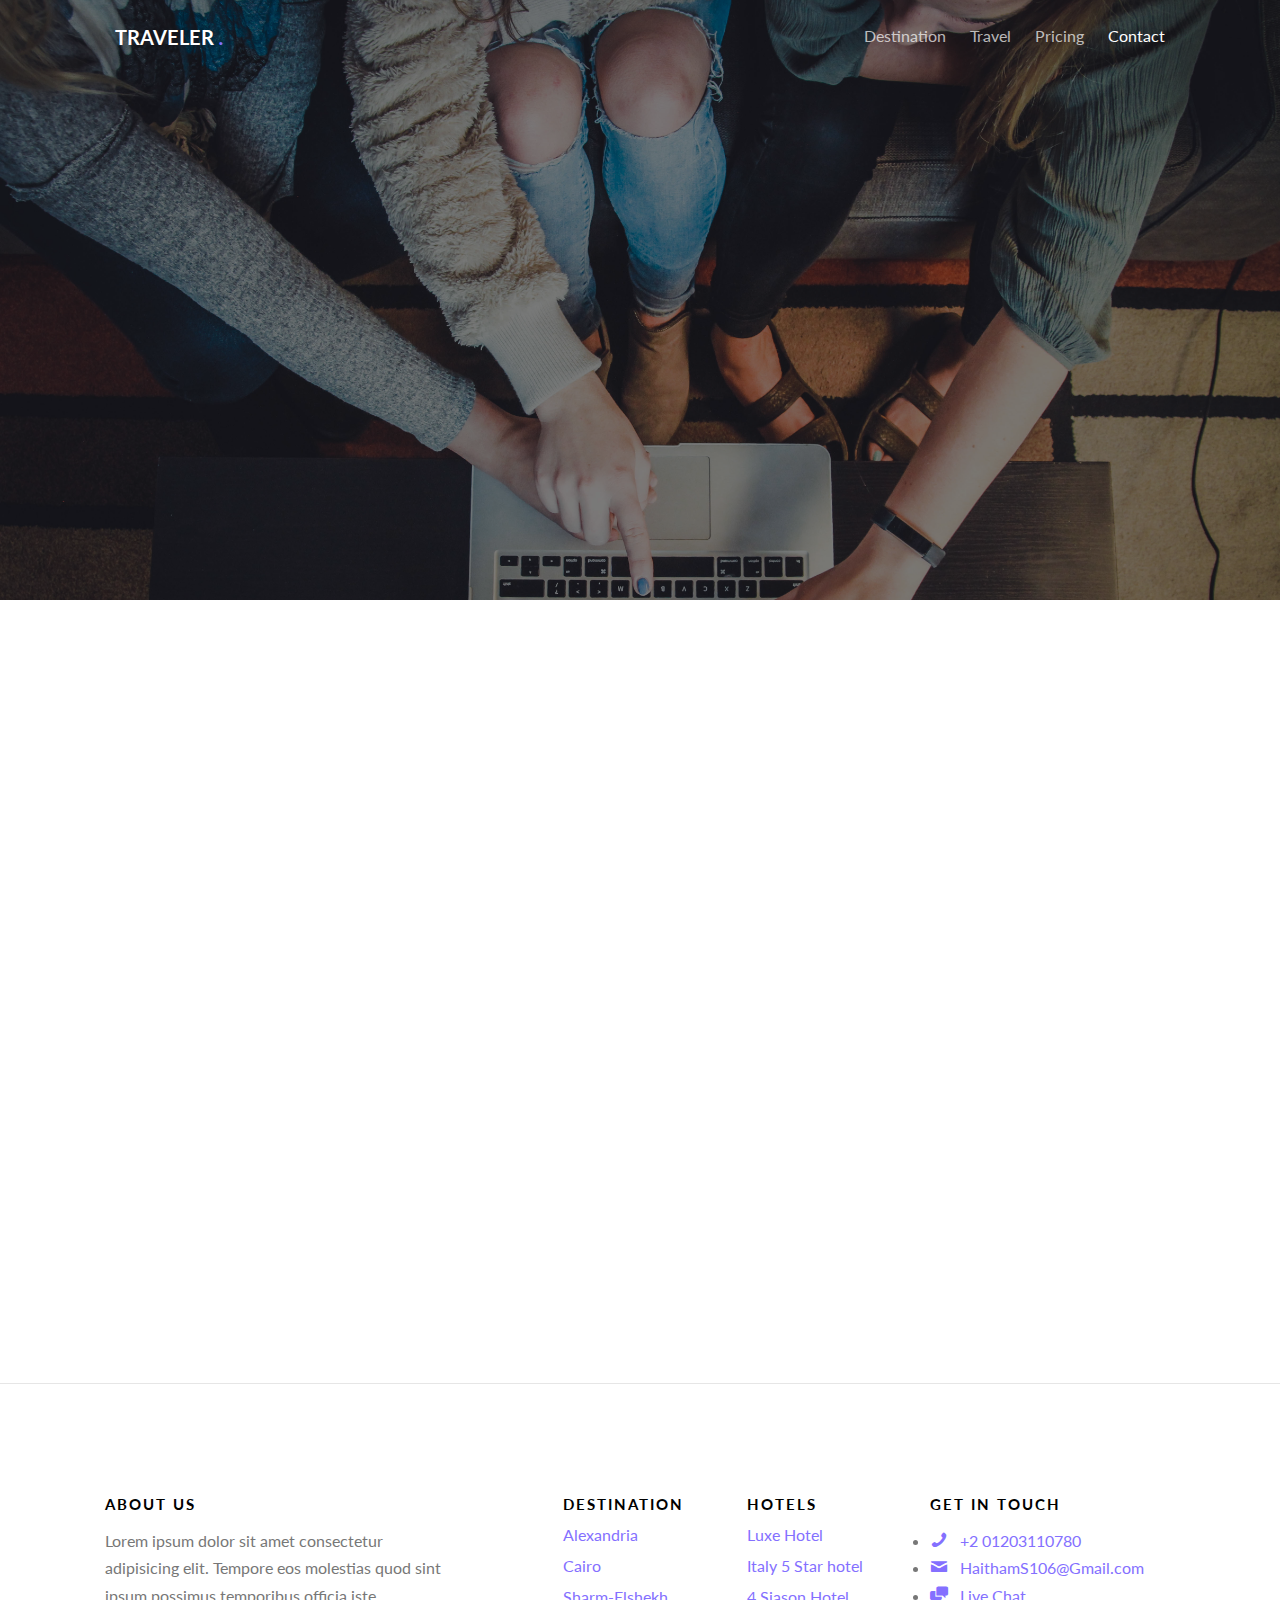
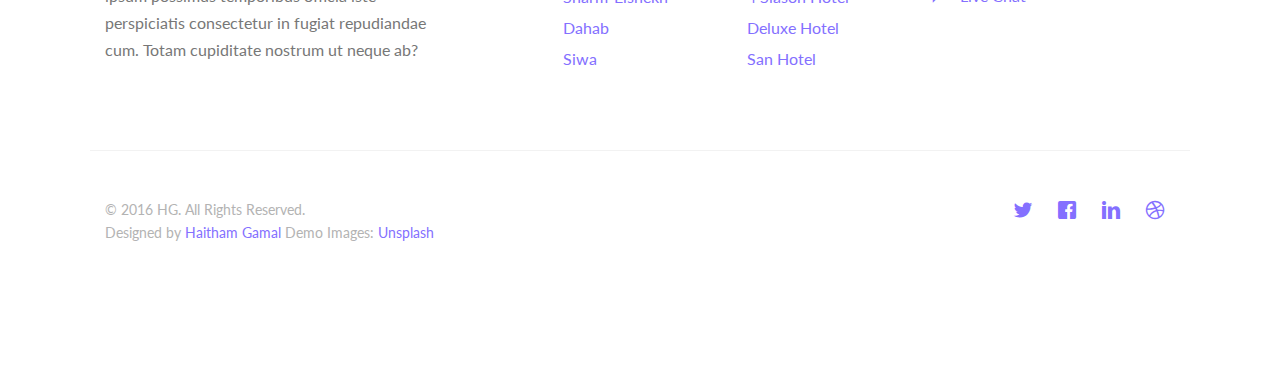
<file: contact.html>
<!DOCTYPE HTML>
<!--
	Aesthetic by gettemplates.co
	Twitter: http://twitter.com/gettemplateco
	URL: http://gettemplates.co
-->
<html>
	<head>
	<meta charset="utf-8">
	<meta http-equiv="X-UA-Compatible" content="IE=edge">
	<title>Traveler &mdash; Contact Us - HG</title>
	<meta name="viewport" content="width=device-width, initial-scale=1">
	<meta name="description" content="Free HTML5 Website Template by GetTemplates.co" />
	<meta name="keywords" content="free website templates, free html5, free template, free bootstrap, free website template, html5, css3, mobile first, responsive" />
	<meta name="author" content="GetTemplates.co" />

  	<!-- Facebook and Twitter integration -->
	<meta property="og:title" content=""/>
	<meta property="og:image" content=""/>
	<meta property="og:url" content=""/>
	<meta property="og:site_name" content=""/>
	<meta property="og:description" content=""/>
	<meta name="twitter:title" content="" />
	<meta name="twitter:image" content="" />
	<meta name="twitter:url" content="" />
	<meta name="twitter:card" content="" />

	<link href="https://fonts.googleapis.com/css?family=Lato:300,400,700" rel="stylesheet">
	
	<!-- Animate.css -->
	<link rel="stylesheet" href="css/animate.css">
	<!-- Icomoon Icon Fonts-->
	<link rel="stylesheet" href="css/icomoon.css">
	<!-- Themify Icons-->
	<link rel="stylesheet" href="css/themify-icons.css">
	<!-- Bootstrap  -->
	<link rel="stylesheet" href="css/bootstrap.css">

	<!-- Magnific Popup -->
	<link rel="stylesheet" href="css/magnific-popup.css">

	<!-- Magnific Popup -->
	<link rel="stylesheet" href="css/bootstrap-datepicker.min.css">

	<!-- Owl Carousel  -->
	<link rel="stylesheet" href="css/owl.carousel.min.css">
	<link rel="stylesheet" href="css/owl.theme.default.min.css">

	<!-- Theme style  -->
	<link rel="stylesheet" href="css/style.css">

	<!-- Modernizr JS -->
	<script src="js/modernizr-2.6.2.min.js"></script>
	<!-- FOR IE9 below -->
	<!--[if lt IE 9]>
	<script src="js/respond.min.js"></script>
	<![endif]-->

	</head>
	<body>
		
	<div class="gtco-loader"></div>
	
	<div id="page">

	
	<!-- <div class="page-inner"> -->
	<nav class="gtco-nav" role="navigation">
		<div class="gtco-container">
			
			<div class="row">
				<div class="col-sm-4 col-xs-12">
					<div id="gtco-logo"><a href="index.html">Traveler <em>.</em></a></div>
				</div>
				<div class="col-xs-8 text-right menu-1">
					<ul>
						<li><a href="destination.html">Destination</a></li>
						<li class="has-dropdown">
							<a href="#">Travel</a>
							<ul class="dropdown">
								<li><a href="#">Europe</a></li>
								<li><a href="#">Asia</a></li>
								<li><a href="#">America</a></li>
								<li><a href="#">Canada</a></li>
							</ul>
						</li>
						<li><a href="pricing.html">Pricing</a></li>
						<li class="active"><a href="contact.html">Contact</a></li>
					</ul>	
				</div>
			</div>
			
		</div>
	</nav>
	
	<header id="gtco-header" class="gtco-cover gtco-cover-sm" role="banner" style="background-image: url(images/contact.jpg)">
		<div class="overlay"></div>
		<div class="gtco-container">
			<div class="row">
				<div class="col-md-12 col-md-offset-0 text-left">
					<div class="row row-mt-15em">

						<div class="col-md-7 mt-text animate-box" data-animate-effect="fadeInUp">
							<span class="intro-text-small">Don't be shy</span>
							<h1>Get In Touch</h1>	
						</div>
						
					</div>
					
				</div>
			</div>
		</div>
	</header>
	
	
	<div class="gtco-section border-bottom">
		<div class="gtco-container">
			<div class="row">
				<div class="col-md-12">
					<div class="col-md-6 animate-box">
					<h3>Get In Touch</h3>
					<form action="#">
						<div class="row form-group">
							<div class="col-md-12">
								<label class="sr-only" for="name">Name</label>
								<input type="text" id="name" class="form-control" placeholder="Your firstname">
							</div>
							
						</div>

						<div class="row form-group">
							<div class="col-md-12">
								<label class="sr-only" for="email">Email</label>
								<input type="text" id="email" class="form-control" placeholder="Your email address">
							</div>
						</div>

						<div class="row form-group">
							<div class="col-md-12">
								<label class="sr-only" for="subject">Subject</label>
								<input type="text" id="subject" class="form-control" placeholder="Your subject of this message">
							</div>
						</div>

						<div class="row form-group">
							<div class="col-md-12">
								<label class="sr-only" for="message">Message</label>
								<textarea name="message" id="message" cols="30" rows="10" class="form-control" placeholder="Write us something"></textarea>
							</div>
						</div>
						<div class="form-group">
							<input type="submit" value="Send Message" class="btn btn-primary">
						</div>

					</form>		
				</div>
				<div class="col-md-5 col-md-push-1 animate-box">
					
					<div class="gtco-contact-info">
						<h3>Contact Information</h3>
						<ul>
							<li class="address"> 21th Street, Agamy<br>Alexandria, Egypt</li>
							<li class="phone"><a href="tel://+2 01203110780">+2 01203110780</a></li>
							<li class="email"><a href="haithams106@gmai.com">HaithamS106@gmai.com</a></li>
							<li class="url"><a href="">H&amp;G Development</a></li>
						</ul>
					</div>


				</div>
				</div>
			</div>
		</div>
	</div>
     
<!--  =============================================================================
    sTart Footer Section
=========================-->
        
        

	<footer id="gtco-footer" role="contentinfo">
		<div class="gtco-container">
			<div class="row row-p	b-md">
				<div class="col-md-4">
					<div class="gtco-widget">
						<h3>About Us</h3>
						<p>Lorem ipsum dolor sit amet consectetur adipisicing elit. Tempore eos molestias quod sint ipsum possimus temporibus officia iste perspiciatis consectetur in fugiat repudiandae cum. Totam cupiditate nostrum ut neque ab?</p>
					</div>
				</div>

				<div class="col-md-2 col-md-push-1">
					<div class="gtco-widget">
						<h3>Destination</h3>
						<ul class="gtco-footer-links">
							<li><a href="#">Alexandria</a></li>
							<li><a href="#">Cairo</a></li>
							<li><a href="#">Sharm-Elshekh</a></li>
							<li><a href="#">Dahab</a></li>
							<li><a href="#">Siwa</a></li>
						</ul>
					</div>
				</div>

				<div class="col-md-2 col-md-push-1">
					<div class="gtco-widget">
						<h3>Hotels</h3>
						<ul class="gtco-footer-links">
							<li><a href="#">Luxe Hotel</a></li>
							<li><a href="#">Italy 5 Star hotel</a></li>
							<li><a href="#">4 Siason Hotel</a></li>
							<li><a href="#">Deluxe Hotel</a></li>
							<li><a href="#">San Hotel</a></li>
						</ul>
					</div>
				</div>

				<div class="col-md-3 col-md-push-1">
					<div class="gtco-widget">
						<h3>Get In Touch</h3>
						<ul class="gtco-quick-contact">
				            <li><a href="#"><i class="icon-phone"></i> +2 01203110780</a></li>
                            <li><a href="#"><i class="icon-mail2"></i> HaithamS106@Gmail.com</a></li>
				            <li><a href="#"><i class="icon-chat"></i> Live Chat</a></li>
						</ul>
					</div>
				</div>

			</div>

            
			<div class="row copyright">
				<div class="col-md-12">
					<p class="pull-left">
						<small class="block">&copy; 2016 HG. All Rights Reserved.</small> 
						<small class="block">Designed by <a href="http://linkedin/Haitham Gamal.com/" target="_blank">Haitham Gamal</a> Demo Images: <a href="http://unsplash.com/" target="_blank">Unsplash</a></small>
					</p>
					<p class="pull-right">
						<ul class="gtco-social-icons pull-right">
							<li><a href="#"><i class="icon-twitter"></i></a></li>
							<li><a href="#"><i class="icon-facebook"></i></a></li>
							<li><a href="#"><i class="icon-linkedin"></i></a></li>
							<li><a href="#"><i class="icon-dribbble"></i></a></li>
						</ul>
					</p>
				</div>
			</div>
        
	</footer>	<!-- </div> -->

	</div>

	<div class="gototop js-top">
		<a href="#" class="js-gotop"><i class="icon-arrow-up"></i></a>
	</div>
	
	<!-- jQuery -->
	<script src="js/jquery.min.js"></script>
	<!-- jQuery Easing -->
	<script src="js/jquery.easing.1.3.js"></script>
	<!-- Bootstrap -->
	<script src="js/bootstrap.min.js"></script>
	<!-- Waypoints -->
	<script src="js/jquery.waypoints.min.js"></script>
	<!-- Carousel -->
	<script src="js/owl.carousel.min.js"></script>
	<!-- countTo -->
	<script src="js/jquery.countTo.js"></script>

	<!-- Stellar Parallax -->
	<script src="js/jquery.stellar.min.js"></script>

	<!-- Magnific Popup -->
	<script src="js/jquery.magnific-popup.min.js"></script>
	<script src="js/magnific-popup-options.js"></script>
	
	<!-- Datepicker -->
	<script src="js/bootstrap-datepicker.min.js"></script>
	

	<!-- Main -->
	<script src="js/main.js"></script>

	</body>
</html>
</file>
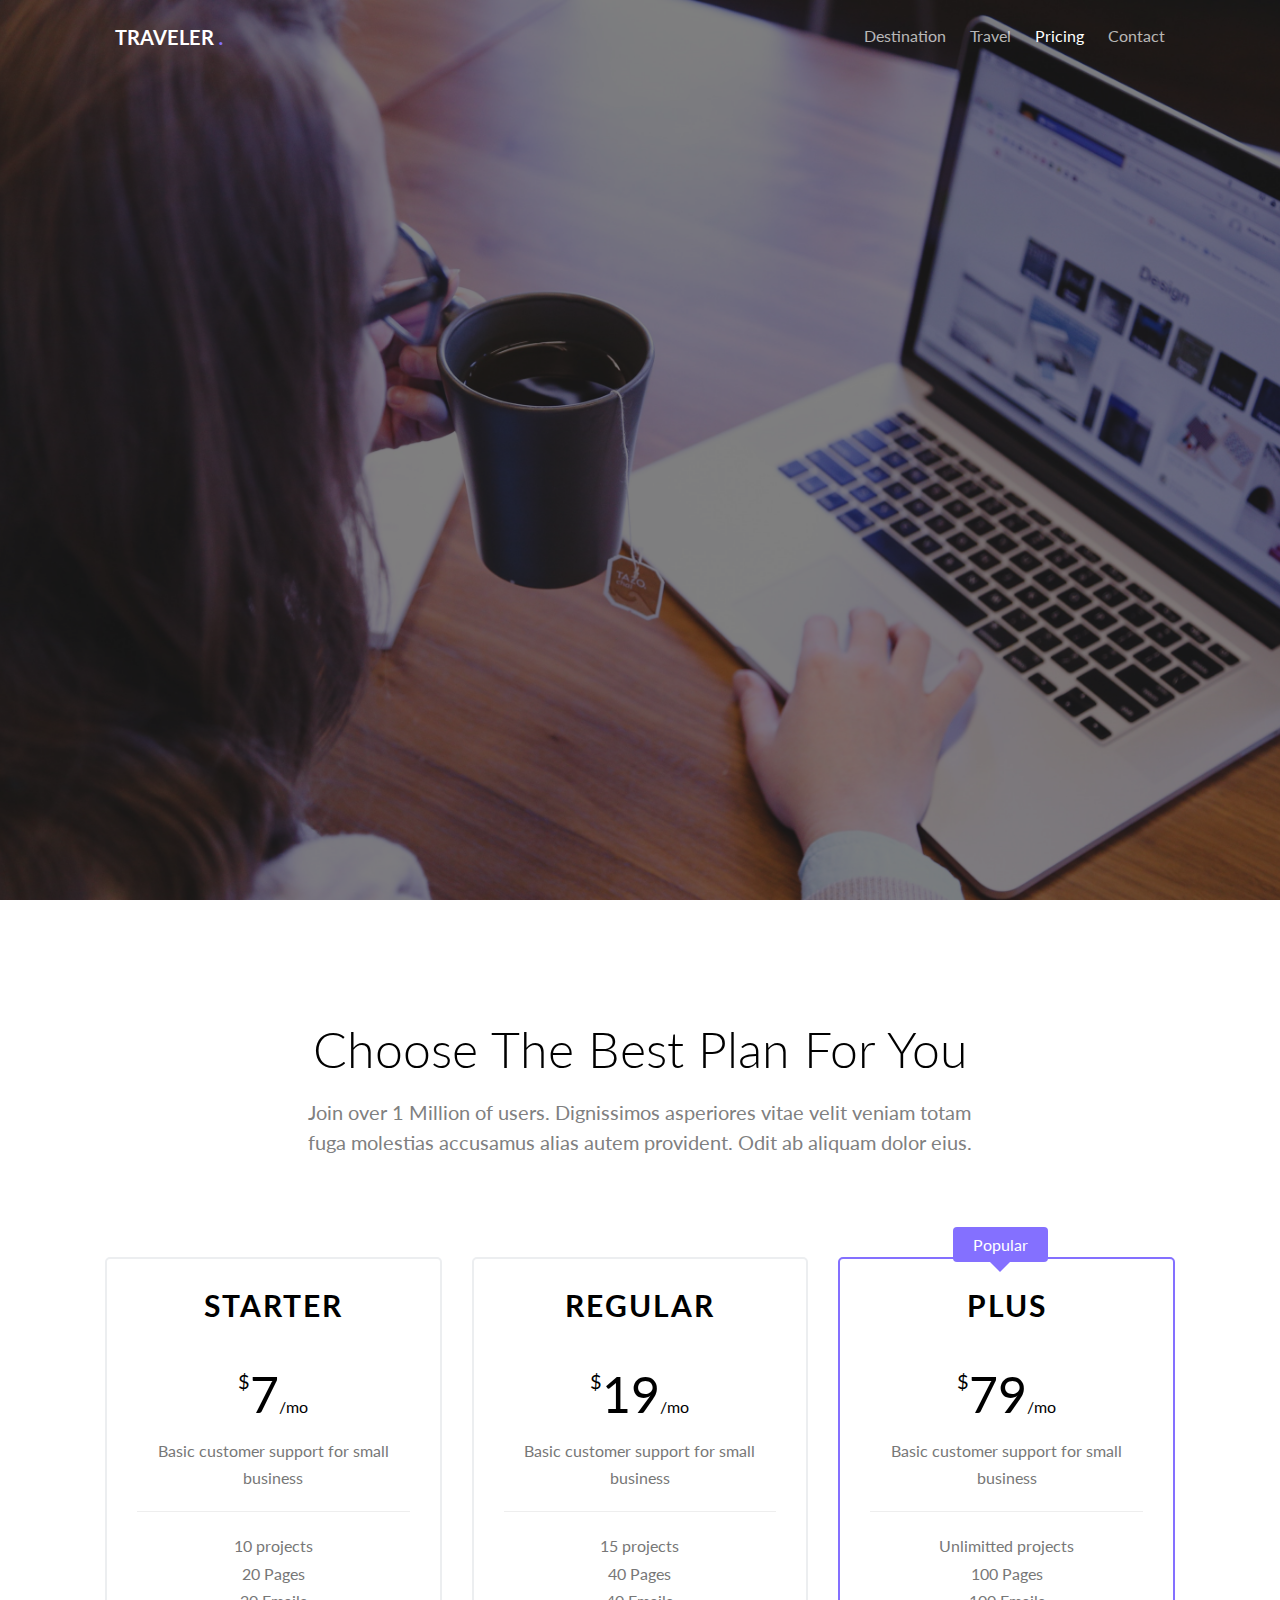
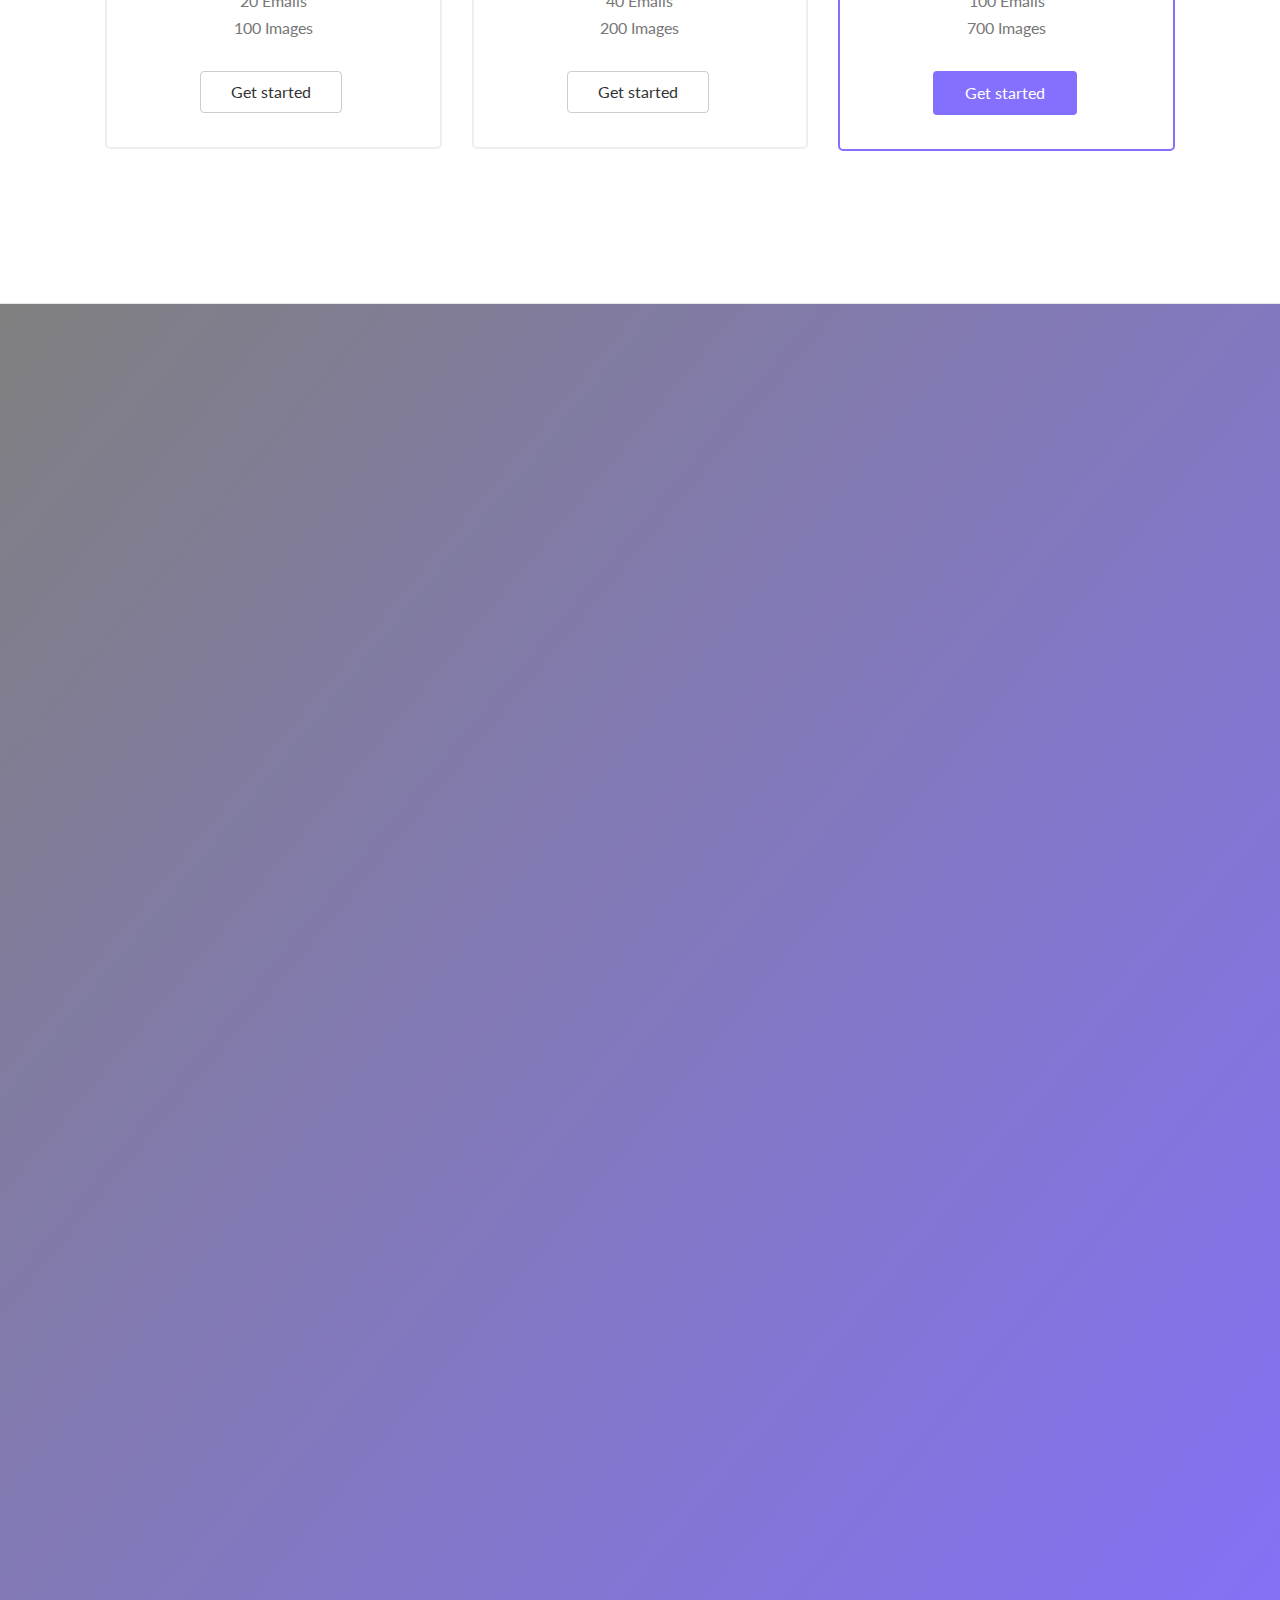
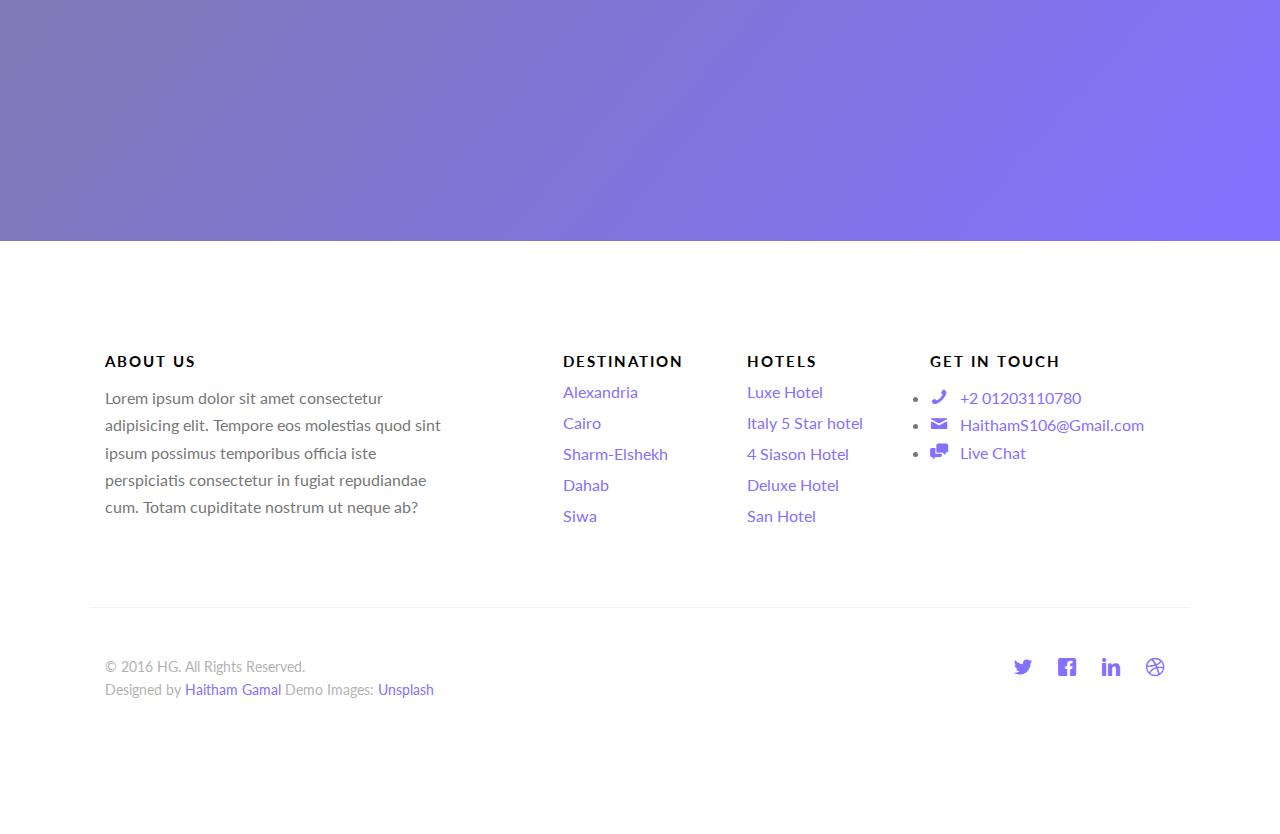
<file: pricing.html>
<!DOCTYPE HTML>
<!--
	Aesthetic by gettemplates.co
	Twitter: http://twitter.com/gettemplateco
	URL: http://gettemplates.co
-->
<html>
	<head>
	<meta charset="utf-8">
	<meta http-equiv="X-UA-Compatible" content="IE=edge">
	<title>Traveler &mdash; Pricing - HG</title>
	<meta name="viewport" content="width=device-width, initial-scale=1">
	<meta name="description" content="Free HTML5 Website Template by GetTemplates.co" />
	<meta name="keywords" content="free website templates, free html5, free template, free bootstrap, free website template, html5, css3, mobile first, responsive" />
	<meta name="author" content="GetTemplates.co" />

  	<!-- Facebook and Twitter integration -->
	<meta property="og:title" content=""/>
	<meta property="og:image" content=""/>
	<meta property="og:url" content=""/>
	<meta property="og:site_name" content=""/>
	<meta property="og:description" content=""/>
	<meta name="twitter:title" content="" />
	<meta name="twitter:image" content="" />
	<meta name="twitter:url" content="" />
	<meta name="twitter:card" content="" />

	<link href="https://fonts.googleapis.com/css?family=Lato:300,400,700" rel="stylesheet">
	
	<!-- Animate.css -->
	<link rel="stylesheet" href="css/animate.css">
	<!-- Icomoon Icon Fonts-->
	<link rel="stylesheet" href="css/icomoon.css">
	<!-- Themify Icons-->
	<link rel="stylesheet" href="css/themify-icons.css">
	<!-- Bootstrap  -->
	<link rel="stylesheet" href="css/bootstrap.css">

	<!-- Magnific Popup -->
	<link rel="stylesheet" href="css/magnific-popup.css">

	<!-- Magnific Popup -->
	<link rel="stylesheet" href="css/bootstrap-datepicker.min.css">

	<!-- Owl Carousel  -->
	<link rel="stylesheet" href="css/owl.carousel.min.css">
	<link rel="stylesheet" href="css/owl.theme.default.min.css">

	<!-- Theme style  -->
	<link rel="stylesheet" href="css/style.css">

	<!-- Modernizr JS -->
	<script src="js/modernizr-2.6.2.min.js"></script>
	<!-- FOR IE9 below -->
	<!--[if lt IE 9]>
	<script src="js/respond.min.js"></script>
	<![endif]-->

	</head>
	<body>
		
	<div class="gtco-loader"></div>
	
	<div id="page">

	
	<!-- <div class="page-inner"> -->
	<nav class="gtco-nav" role="navigation">
		<div class="gtco-container">
			
			<div class="row">
				<div class="col-sm-4 col-xs-12">
					<div id="gtco-logo"><a href="index.html">Traveler <em>.</em></a></div>
				</div>
				<div class="col-xs-8 text-right menu-1">
					<ul>
						<li><a href="destination.html">Destination</a></li>
						<li class="has-dropdown">
							<a href="#">Travel</a>
							<ul class="dropdown">
								<li><a href="#">Europe</a></li>
								<li><a href="#">Asia</a></li>
								<li><a href="#">America</a></li>
								<li><a href="#">Canada</a></li>
							</ul>
						</li>
						<li class="active"><a href="pricing.html">Pricing</a></li>
						<li><a href="contact.html">Contact</a></li>
					</ul>	
				</div>
			</div>
			
		</div>
	</nav>
	
	<header id="gtco-header" class="gtco-cover" role="banner" style="background-image: url(images/price2.jpg)" "background-size: cover" >
		<div class="overlay"></div>
		<div class="gtco-container">
			<div class="row">
				<div class="col-md-12 col-md-offset-0 text-center">
					<div class="row row-mt-15em">

						<div class="col-md-12 mt-text animate-box" data-animate-effect="fadeInUp">
							<h1>Plans for Everyone</h1>	
						</div>
						
					</div>
					
				</div>
			</div>
		</div>
	</header>
	
	
	
	<div class="gtco-section border-bottom">
		<div class="gtco-container">
			<div class="row">
				<div class="col-md-8 col-md-offset-2 text-center gtco-heading">
					<h2>Choose The Best Plan For You</h2>
					<p>Join over 1 Million of users. Dignissimos asperiores vitae velit veniam totam fuga molestias accusamus alias autem provident. Odit ab aliquam dolor eius.</p>
				</div>
			</div>
			<div class="row">
				<div class="col-md-4">
					<div class="price-box">
						<h2 class="pricing-plan">Starter</h2>
						<div class="price"><sup class="currency">$</sup>7<small>/mo</small></div>
						<p>Basic customer support for small business</p>
						<hr>
						<ul class="pricing-info">
							<li>10 projects</li>
							<li>20 Pages</li>
							<li>20 Emails</li>
							<li>100 Images</li>
						</ul>
						<a href="#" class="btn btn-default btn-sm">Get started</a>
					</div>
				</div>
				<div class="col-md-4">
					<div class="price-box">
						<h2 class="pricing-plan">Regular</h2>
						<div class="price"><sup class="currency">$</sup>19<small>/mo</small></div>
						<p>Basic customer support for small business</p>
						<hr>
						<ul class="pricing-info">
							<li>15 projects</li>
							<li>40 Pages</li>
							<li>40 Emails</li>
							<li>200 Images</li>
						</ul>
						<a href="#" class="btn btn-default btn-sm">Get started</a>
					</div>
				</div>
				<div class="col-md-4">
					<div class="price-box popular">
						<div class="popular-text">Popular</div>
						<h2 class="pricing-plan">Plus</h2>
						<div class="price"><sup class="currency">$</sup>79<small>/mo</small></div>
						<p>Basic customer support for small business</p>
						<hr>
						<ul class="pricing-info">
							<li>Unlimitted projects</li>
							<li>100 Pages</li>
							<li>100 Emails</li>
							<li>700 Images</li>
						</ul>
						<a href="#" class="btn btn-primary btn-sm">Get started</a>
					</div>
				</div>
			</div>
		</div>
	</div>

        
        
        
	<div class="gtco-section-ask ">
		<div class="gtco-container">
			<div class="row">
				<div class="col-md-8 col-md-offset-2 text-center gtco-heading animate-box">
					<h2>Frequently Ask Questions</h2>
					<p>Dignissimos asperiores vitae velit veniam totam fuga molestias accusamus alias autem provident. Odit ab aliquam dolor eius.</p>
				</div>
			</div>
			<div class="row">
				<div class="col-md-8 col-md-offset-2">
					<ul class="fh5co-faq-list">
						<li class="animate-box">
							<h2>What is Traveler?</h2>
							<p>Far far away, behind the word mountains, far from the countries Vokalia and Consonantia, there live the blind texts. Separated they live in Bookmarksgrove right at the coast of the Semantics, a large language ocean.</p>
						</li>
						<li class="animate-box">
							<h2>What language are available?</h2>
							<p>Far far away, behind the word mountains, far from the countries Vokalia and Consonantia, there live the blind texts. Separated they live in Bookmarksgrove right at the coast of the Semantics, a large language ocean.</p>
						</li>
						<li class="animate-box">
							<h2>I have technical problem, who do I email?</h2>
							<p>Far far away, behind the word mountains, far from the countries Vokalia and Consonantia, there live the blind texts. Separated they live in Bookmarksgrove right at the coast of the Semantics, a large language ocean.</p>
						</li>
						<li class="animate-box">
							<h2>Can I have a username that is already taken?</h2>
							<p>Far far away, behind the word mountains, far from the countries Vokalia and Consonantia, there live the blind texts. Separated they live in Bookmarksgrove right at the coast of the Semantics, a large language ocean.</p>
						</li>
						<li class="animate-box">
							<h2>How do I use Traveler features?</h2>
							<p>Far far away, behind the word mountains, far from the countries Vokalia and Consonantia, there live the blind texts. Separated they live in Bookmarksgrove right at the coast of the Semantics, a large language ocean.</p>
						</li>
						<li class="animate-box">
							<h2>Is Traveler free??</h2>
							<p>Far far away, behind the word mountains, far from the countries Vokalia and Consonantia, there live the blind texts. Separated they live in Bookmarksgrove right at the coast of the Semantics, a large language ocean.</p>
						</li>
					</ul>
				</div>
			</div>
		</div>
	</div>

	
     
<!--  =============================================================================
    sTart Footer Section
=========================-->
        
        

	<footer id="gtco-footer" role="contentinfo">
		<div class="gtco-container">
			<div class="row row-p	b-md">
				<div class="col-md-4">
					<div class="gtco-widget">
						<h3>About Us</h3>
						<p>Lorem ipsum dolor sit amet consectetur adipisicing elit. Tempore eos molestias quod sint ipsum possimus temporibus officia iste perspiciatis consectetur in fugiat repudiandae cum. Totam cupiditate nostrum ut neque ab?</p>
					</div>
				</div>

				<div class="col-md-2 col-md-push-1">
					<div class="gtco-widget">
						<h3>Destination</h3>
						<ul class="gtco-footer-links">
							<li><a href="#">Alexandria</a></li>
							<li><a href="#">Cairo</a></li>
							<li><a href="#">Sharm-Elshekh</a></li>
							<li><a href="#">Dahab</a></li>
							<li><a href="#">Siwa</a></li>
						</ul>
					</div>
				</div>

				<div class="col-md-2 col-md-push-1">
					<div class="gtco-widget">
						<h3>Hotels</h3>
						<ul class="gtco-footer-links">
							<li><a href="#">Luxe Hotel</a></li>
							<li><a href="#">Italy 5 Star hotel</a></li>
							<li><a href="#">4 Siason Hotel</a></li>
							<li><a href="#">Deluxe Hotel</a></li>
							<li><a href="#">San Hotel</a></li>
						</ul>
					</div>
				</div>

				<div class="col-md-3 col-md-push-1">
					<div class="gtco-widget">
						<h3>Get In Touch</h3>
						<ul class="gtco-quick-contact">
				            <li><a href="#"><i class="icon-phone"></i> +2 01203110780</a></li>
                            <li><a href="#"><i class="icon-mail2"></i> HaithamS106@Gmail.com</a></li>
				            <li><a href="#"><i class="icon-chat"></i> Live Chat</a></li>
						</ul>
					</div>
				</div>

			</div>

            
			<div class="row copyright">
				<div class="col-md-12">
					<p class="pull-left">
						<small class="block">&copy; 2016 HG. All Rights Reserved.</small> 
						<small class="block">Designed by <a href="http://linkedin/Haitham Gamal.com/" target="_blank">Haitham Gamal</a> Demo Images: <a href="http://unsplash.com/" target="_blank">Unsplash</a></small>
					</p>
					<p class="pull-right">
						<ul class="gtco-social-icons pull-right">
							<li><a href="#"><i class="icon-twitter"></i></a></li>
							<li><a href="#"><i class="icon-facebook"></i></a></li>
							<li><a href="#"><i class="icon-linkedin"></i></a></li>
							<li><a href="#"><i class="icon-dribbble"></i></a></li>
						</ul>
					</p>
				</div>
			</div>
        
	</footer>

	</div>

	<div class="gototop js-top">
		<a href="#" class="js-gotop"><i class="icon-arrow-up"></i></a>
	</div>
	
	<!-- jQuery -->
	<script src="js/jquery.min.js"></script>
	<!-- jQuery Easing -->
	<script src="js/jquery.easing.1.3.js"></script>
	<!-- Bootstrap -->
	<script src="js/bootstrap.min.js"></script>
	<!-- Waypoints -->
	<script src="js/jquery.waypoints.min.js"></script>
	<!-- Carousel -->
	<script src="js/owl.carousel.min.js"></script>
	<!-- countTo -->
	<script src="js/jquery.countTo.js"></script>

	<!-- Stellar Parallax -->
	<script src="js/jquery.stellar.min.js"></script>

	<!-- Magnific Popup -->
	<script src="js/jquery.magnific-popup.min.js"></script>
	<script src="js/magnific-popup-options.js"></script>
	
	<!-- Datepicker -->
	<script src="js/bootstrap-datepicker.min.js"></script>
	

	<!-- Main -->
	<script src="js/main.js"></script>

	</body>
</html>
</file>
<file: css/icomoon.css>
@font-face {
  font-family: 'icomoon';
  src:  url('../fonts/icomoon/icomoon.eot?6iuir');
  src:  url('../fonts/icomoon/icomoon.eot?6iuir#iefix') format('embedded-opentype'),
    url('../fonts/icomoon/icomoon.ttf?6iuir') format('truetype'),
    url('../fonts/icomoon/icomoon.woff?6iuir') format('woff'),
    url('../fonts/icomoon/icomoon.svg?6iuir#icomoon') format('svg');
  font-weight: normal;
  font-style: normal;
}

[class^="icon-"], [class*=" icon-"] {
  /* use !important to prevent issues with browser extensions that change fonts */
  font-family: 'icomoon' !important;
  speak: none;
  font-style: normal;
  font-weight: normal;
  font-variant: normal;
  text-transform: none;
  line-height: 1;

  /* Better Font Rendering =========== */
  -webkit-font-smoothing: antialiased;
  -moz-osx-font-smoothing: grayscale;
}

.icon-eye:before {
  content: "\e000";
}
.icon-paper-clip:before {
  content: "\e001";
}
.icon-mail:before {
  content: "\e002";
}
.icon-toggle:before {
  content: "\e003";
}
.icon-layout:before {
  content: "\e004";
}
.icon-link:before {
  content: "\e005";
}
.icon-bell:before {
  content: "\e006";
}
.icon-lock:before {
  content: "\e007";
}
.icon-unlock:before {
  content: "\e008";
}
.icon-ribbon:before {
  content: "\e009";
}
.icon-image:before {
  content: "\e010";
}
.icon-signal:before {
  content: "\e011";
}
.icon-target:before {
  content: "\e012";
}
.icon-clipboard:before {
  content: "\e013";
}
.icon-clock:before {
  content: "\e014";
}
.icon-watch:before {
  content: "\e015";
}
.icon-air-play:before {
  content: "\e016";
}
.icon-camera:before {
  content: "\e017";
}
.icon-video:before {
  content: "\e018";
}
.icon-disc:before {
  content: "\e019";
}
.icon-printer:before {
  content: "\e020";
}
.icon-monitor:before {
  content: "\e021";
}
.icon-server:before {
  content: "\e022";
}
.icon-cog:before {
  content: "\e023";
}
.icon-heart:before {
  content: "\e024";
}
.icon-paragraph:before {
  content: "\e025";
}
.icon-align-justify:before {
  content: "\e026";
}
.icon-align-left:before {
  content: "\e027";
}
.icon-align-center:before {
  content: "\e028";
}
.icon-align-right:before {
  content: "\e029";
}
.icon-book:before {
  content: "\e030";
}
.icon-layers:before {
  content: "\e031";
}
.icon-stack:before {
  content: "\e032";
}
.icon-stack-2:before {
  content: "\e033";
}
.icon-paper:before {
  content: "\e034";
}
.icon-paper-stack:before {
  content: "\e035";
}
.icon-search:before {
  content: "\e036";
}
.icon-zoom-in:before {
  content: "\e037";
}
.icon-zoom-out:before {
  content: "\e038";
}
.icon-reply:before {
  content: "\e039";
}
.icon-circle-plus:before {
  content: "\e040";
}
.icon-circle-minus:before {
  content: "\e041";
}
.icon-circle-check:before {
  content: "\e042";
}
.icon-circle-cross:before {
  content: "\e043";
}
.icon-square-plus:before {
  content: "\e044";
}
.icon-square-minus:before {
  content: "\e045";
}
.icon-square-check:before {
  content: "\e046";
}
.icon-square-cross:before {
  content: "\e047";
}
.icon-microphone:before {
  content: "\e048";
}
.icon-record:before {
  content: "\e049";
}
.icon-skip-back:before {
  content: "\e050";
}
.icon-rewind:before {
  content: "\e051";
}
.icon-play:before {
  content: "\e052";
}
.icon-pause:before {
  content: "\e053";
}
.icon-stop:before {
  content: "\e054";
}
.icon-fast-forward:before {
  content: "\e055";
}
.icon-skip-forward:before {
  content: "\e056";
}
.icon-shuffle:before {
  content: "\e057";
}
.icon-repeat:before {
  content: "\e058";
}
.icon-folder:before {
  content: "\e059";
}
.icon-umbrella:before {
  content: "\e060";
}
.icon-moon:before {
  content: "\e061";
}
.icon-thermometer:before {
  content: "\e062";
}
.icon-drop:before {
  content: "\e063";
}
.icon-sun:before {
  content: "\e064";
}
.icon-cloud:before {
  content: "\e065";
}
.icon-cloud-upload:before {
  content: "\e066";
}
.icon-cloud-download:before {
  content: "\e067";
}
.icon-upload:before {
  content: "\e068";
}
.icon-download:before {
  content: "\e069";
}
.icon-location:before {
  content: "\e070";
}
.icon-location-2:before {
  content: "\e071";
}
.icon-map:before {
  content: "\e072";
}
.icon-battery:before {
  content: "\e073";
}
.icon-head:before {
  content: "\e074";
}
.icon-briefcase:before {
  content: "\e075";
}
.icon-speech-bubble:before {
  content: "\e076";
}
.icon-anchor:before {
  content: "\e077";
}
.icon-globe:before {
  content: "\e078";
}
.icon-box:before {
  content: "\e079";
}
.icon-reload:before {
  content: "\e080";
}
.icon-share:before {
  content: "\e081";
}
.icon-marquee:before {
  content: "\e082";
}
.icon-marquee-plus:before {
  content: "\e083";
}
.icon-marquee-minus:before {
  content: "\e084";
}
.icon-tag:before {
  content: "\e085";
}
.icon-power:before {
  content: "\e086";
}
.icon-command:before {
  content: "\e087";
}
.icon-alt:before {
  content: "\e088";
}
.icon-esc:before {
  content: "\e089";
}
.icon-bar-graph:before {
  content: "\e090";
}
.icon-bar-graph-2:before {
  content: "\e091";
}
.icon-pie-graph:before {
  content: "\e092";
}
.icon-star:before {
  content: "\e093";
}
.icon-arrow-left:before {
  content: "\e094";
}
.icon-arrow-right:before {
  content: "\e095";
}
.icon-arrow-up:before {
  content: "\e096";
}
.icon-arrow-down:before {
  content: "\e097";
}
.icon-volume:before {
  content: "\e098";
}
.icon-mute:before {
  content: "\e099";
}
.icon-content-right:before {
  content: "\e100";
}
.icon-content-left:before {
  content: "\e101";
}
.icon-grid:before {
  content: "\e102";
}
.icon-grid-2:before {
  content: "\e103";
}
.icon-columns:before {
  content: "\e104";
}
.icon-loader:before {
  content: "\e105";
}
.icon-bag:before {
  content: "\e106";
}
.icon-ban:before {
  content: "\e107";
}
.icon-flag:before {
  content: "\e108";
}
.icon-trash:before {
  content: "\e109";
}
.icon-expand:before {
  content: "\e110";
}
.icon-contract:before {
  content: "\e111";
}
.icon-maximize:before {
  content: "\e112";
}
.icon-minimize:before {
  content: "\e113";
}
.icon-plus:before {
  content: "\e114";
}
.icon-minus:before {
  content: "\e115";
}
.icon-check:before {
  content: "\e116";
}
.icon-cross:before {
  content: "\e117";
}
.icon-move:before {
  content: "\e118";
}
.icon-delete:before {
  content: "\e119";
}
.icon-menu:before {
  content: "\e120";
}
.icon-archive:before {
  content: "\e121";
}
.icon-inbox:before {
  content: "\e122";
}
.icon-outbox:before {
  content: "\e123";
}
.icon-file:before {
  content: "\e124";
}
.icon-file-add:before {
  content: "\e125";
}
.icon-file-subtract:before {
  content: "\e126";
}
.icon-help:before {
  content: "\e127";
}
.icon-open:before {
  content: "\e128";
}
.icon-ellipsis:before {
  content: "\e129";
}
.icon-add-to-list:before {
  content: "\e900";
}
.icon-classic-computer:before {
  content: "\e901";
}
.icon-controller-fast-backward:before {
  content: "\e902";
}
.icon-creative-commons-attribution:before {
  content: "\e903";
}
.icon-creative-commons-noderivs:before {
  content: "\e904";
}
.icon-creative-commons-noncommercial-eu:before {
  content: "\e905";
}
.icon-creative-commons-noncommercial-us:before {
  content: "\e906";
}
.icon-creative-commons-public-domain:before {
  content: "\e907";
}
.icon-creative-commons-remix:before {
  content: "\e908";
}
.icon-creative-commons-share:before {
  content: "\e909";
}
.icon-creative-commons-sharealike:before {
  content: "\e90a";
}
.icon-creative-commons:before {
  content: "\e90b";
}
.icon-document-landscape:before {
  content: "\e90c";
}
.icon-remove-user:before {
  content: "\e90d";
}
.icon-warning:before {
  content: "\e90e";
}
.icon-arrow-bold-down:before {
  content: "\e90f";
}
.icon-arrow-bold-left:before {
  content: "\e910";
}
.icon-arrow-bold-right:before {
  content: "\e911";
}
.icon-arrow-bold-up:before {
  content: "\e912";
}
.icon-arrow-down2:before {
  content: "\e913";
}
.icon-arrow-left2:before {
  content: "\e914";
}
.icon-arrow-long-down:before {
  content: "\e915";
}
.icon-arrow-long-left:before {
  content: "\e916";
}
.icon-arrow-long-right:before {
  content: "\e917";
}
.icon-arrow-long-up:before {
  content: "\e918";
}
.icon-arrow-right2:before {
  content: "\e919";
}
.icon-arrow-up2:before {
  content: "\e91a";
}
.icon-arrow-with-circle-down:before {
  content: "\e91b";
}
.icon-arrow-with-circle-left:before {
  content: "\e91c";
}
.icon-arrow-with-circle-right:before {
  content: "\e91d";
}
.icon-arrow-with-circle-up:before {
  content: "\e91e";
}
.icon-bookmark:before {
  content: "\e91f";
}
.icon-bookmarks:before {
  content: "\e920";
}
.icon-chevron-down:before {
  content: "\e921";
}
.icon-chevron-left:before {
  content: "\e922";
}
.icon-chevron-right:before {
  content: "\e923";
}
.icon-chevron-small-down:before {
  content: "\e924";
}
.icon-chevron-small-left:before {
  content: "\e925";
}
.icon-chevron-small-right:before {
  content: "\e926";
}
.icon-chevron-small-up:before {
  content: "\e927";
}
.icon-chevron-thin-down:before {
  content: "\e928";
}
.icon-chevron-thin-left:before {
  content: "\e929";
}
.icon-chevron-thin-right:before {
  content: "\e92a";
}
.icon-chevron-thin-up:before {
  content: "\e92b";
}
.icon-chevron-up:before {
  content: "\e92c";
}
.icon-chevron-with-circle-down:before {
  content: "\e92d";
}
.icon-chevron-with-circle-left:before {
  content: "\e92e";
}
.icon-chevron-with-circle-right:before {
  content: "\e92f";
}
.icon-chevron-with-circle-up:before {
  content: "\e930";
}
.icon-cloud2:before {
  content: "\e931";
}
.icon-controller-fast-forward:before {
  content: "\e932";
}
.icon-controller-jump-to-start:before {
  content: "\e933";
}
.icon-controller-next:before {
  content: "\e934";
}
.icon-controller-paus:before {
  content: "\e935";
}
.icon-controller-play:before {
  content: "\e936";
}
.icon-controller-record:before {
  content: "\e937";
}
.icon-controller-stop:before {
  content: "\e938";
}
.icon-controller-volume:before {
  content: "\e939";
}
.icon-dot-single:before {
  content: "\e93a";
}
.icon-dots-three-horizontal:before {
  content: "\e93b";
}
.icon-dots-three-vertical:before {
  content: "\e93c";
}
.icon-dots-two-horizontal:before {
  content: "\e93d";
}
.icon-dots-two-vertical:before {
  content: "\e93e";
}
.icon-download2:before {
  content: "\e93f";
}
.icon-emoji-flirt:before {
  content: "\e940";
}
.icon-flow-branch:before {
  content: "\e941";
}
.icon-flow-cascade:before {
  content: "\e942";
}
.icon-flow-line:before {
  content: "\e943";
}
.icon-flow-parallel:before {
  content: "\e944";
}
.icon-flow-tree:before {
  content: "\e945";
}
.icon-install:before {
  content: "\e946";
}
.icon-layers2:before {
  content: "\e947";
}
.icon-open-book:before {
  content: "\e948";
}
.icon-resize-100:before {
  content: "\e949";
}
.icon-resize-full-screen:before {
  content: "\e94a";
}
.icon-save:before {
  content: "\e94b";
}
.icon-select-arrows:before {
  content: "\e94c";
}
.icon-sound-mute:before {
  content: "\e94d";
}
.icon-sound:before {
  content: "\e94e";
}
.icon-trash2:before {
  content: "\e94f";
}
.icon-triangle-down:before {
  content: "\e950";
}
.icon-triangle-left:before {
  content: "\e951";
}
.icon-triangle-right:before {
  content: "\e952";
}
.icon-triangle-up:before {
  content: "\e953";
}
.icon-uninstall:before {
  content: "\e954";
}
.icon-upload-to-cloud:before {
  content: "\e955";
}
.icon-upload2:before {
  content: "\e956";
}
.icon-add-user:before {
  content: "\e957";
}
.icon-address:before {
  content: "\e958";
}
.icon-adjust:before {
  content: "\e959";
}
.icon-air:before {
  content: "\e95a";
}
.icon-aircraft-landing:before {
  content: "\e95b";
}
.icon-aircraft-take-off:before {
  content: "\e95c";
}
.icon-aircraft:before {
  content: "\e95d";
}
.icon-align-bottom:before {
  content: "\e95e";
}
.icon-align-horizontal-middle:before {
  content: "\e95f";
}
.icon-align-left2:before {
  content: "\e960";
}
.icon-align-right2:before {
  content: "\e961";
}
.icon-align-top:before {
  content: "\e962";
}
.icon-align-vertical-middle:before {
  content: "\e963";
}
.icon-archive2:before {
  content: "\e964";
}
.icon-area-graph:before {
  content: "\e965";
}
.icon-attachment:before {
  content: "\e966";
}
.icon-awareness-ribbon:before {
  content: "\e967";
}
.icon-back-in-time:before {
  content: "\e968";
}
.icon-back:before {
  content: "\e969";
}
.icon-bar-graph2:before {
  content: "\e96a";
}
.icon-battery2:before {
  content: "\e96b";
}
.icon-beamed-note:before {
  content: "\e96c";
}
.icon-bell2:before {
  content: "\e96d";
}
.icon-blackboard:before {
  content: "\e96e";
}
.icon-block:before {
  content: "\e96f";
}
.icon-book2:before {
  content: "\e970";
}
.icon-bowl:before {
  content: "\e971";
}
.icon-box2:before {
  content: "\e972";
}
.icon-briefcase2:before {
  content: "\e973";
}
.icon-browser:before {
  content: "\e974";
}
.icon-brush:before {
  content: "\e975";
}
.icon-bucket:before {
  content: "\e976";
}
.icon-cake:before {
  content: "\e977";
}
.icon-calculator:before {
  content: "\e978";
}
.icon-calendar:before {
  content: "\e979";
}
.icon-camera2:before {
  content: "\e97a";
}
.icon-ccw:before {
  content: "\e97b";
}
.icon-chat:before {
  content: "\e97c";
}
.icon-check2:before {
  content: "\e97d";
}
.icon-circle-with-cross:before {
  content: "\e97e";
}
.icon-circle-with-minus:before {
  content: "\e97f";
}
.icon-circle-with-plus:before {
  content: "\e980";
}
.icon-circle:before {
  content: "\e981";
}
.icon-circular-graph:before {
  content: "\e982";
}
.icon-clapperboard:before {
  content: "\e983";
}
.icon-clipboard2:before {
  content: "\e984";
}
.icon-clock2:before {
  content: "\e985";
}
.icon-code:before {
  content: "\e986";
}
.icon-cog2:before {
  content: "\e987";
}
.icon-colours:before {
  content: "\e988";
}
.icon-compass:before {
  content: "\e989";
}
.icon-copy:before {
  content: "\e98a";
}
.icon-credit-card:before {
  content: "\e98b";
}
.icon-credit:before {
  content: "\e98c";
}
.icon-cross2:before {
  content: "\e98d";
}
.icon-cup:before {
  content: "\e98e";
}
.icon-cw:before {
  content: "\e98f";
}
.icon-cycle:before {
  content: "\e990";
}
.icon-database:before {
  content: "\e991";
}
.icon-dial-pad:before {
  content: "\e992";
}
.icon-direction:before {
  content: "\e993";
}
.icon-document:before {
  content: "\e994";
}
.icon-documents:before {
  content: "\e995";
}
.icon-drink:before {
  content: "\e996";
}
.icon-drive:before {
  content: "\e997";
}
.icon-drop2:before {
  content: "\e998";
}
.icon-edit:before {
  content: "\e999";
}
.icon-email:before {
  content: "\e99a";
}
.icon-emoji-happy:before {
  content: "\e99b";
}
.icon-emoji-neutral:before {
  content: "\e99c";
}
.icon-emoji-sad:before {
  content: "\e99d";
}
.icon-erase:before {
  content: "\e99e";
}
.icon-eraser:before {
  content: "\e99f";
}
.icon-export:before {
  content: "\e9a0";
}
.icon-eye2:before {
  content: "\e9a1";
}
.icon-feather:before {
  content: "\e9a2";
}
.icon-flag2:before {
  content: "\e9a3";
}
.icon-flash:before {
  content: "\e9a4";
}
.icon-flashlight:before {
  content: "\e9a5";
}
.icon-flat-brush:before {
  content: "\e9a6";
}
.icon-folder-images:before {
  content: "\e9a7";
}
.icon-folder-music:before {
  content: "\e9a8";
}
.icon-folder-video:before {
  content: "\e9a9";
}
.icon-folder2:before {
  content: "\e9aa";
}
.icon-forward:before {
  content: "\e9ab";
}
.icon-funnel:before {
  content: "\e9ac";
}
.icon-game-controller:before {
  content: "\e9ad";
}
.icon-gauge:before {
  content: "\e9ae";
}
.icon-globe2:before {
  content: "\e9af";
}
.icon-graduation-cap:before {
  content: "\e9b0";
}
.icon-grid2:before {
  content: "\e9b1";
}
.icon-hair-cross:before {
  content: "\e9b2";
}
.icon-hand:before {
  content: "\e9b3";
}
.icon-heart-outlined:before {
  content: "\e9b4";
}
.icon-heart2:before {
  content: "\e9b5";
}
.icon-help-with-circle:before {
  content: "\e9b6";
}
.icon-help2:before {
  content: "\e9b7";
}
.icon-home:before {
  content: "\e9b8";
}
.icon-hour-glass:before {
  content: "\e9b9";
}
.icon-image-inverted:before {
  content: "\e9ba";
}
.icon-image2:before {
  content: "\e9bb";
}
.icon-images:before {
  content: "\e9bc";
}
.icon-inbox2:before {
  content: "\e9bd";
}
.icon-infinity:before {
  content: "\e9be";
}
.icon-info-with-circle:before {
  content: "\e9bf";
}
.icon-info:before {
  content: "\e9c0";
}
.icon-key:before {
  content: "\e9c1";
}
.icon-keyboard:before {
  content: "\e9c2";
}
.icon-lab-flask:before {
  content: "\e9c3";
}
.icon-landline:before {
  content: "\e9c4";
}
.icon-language:before {
  content: "\e9c5";
}
.icon-laptop:before {
  content: "\e9c6";
}
.icon-leaf:before {
  content: "\e9c7";
}
.icon-level-down:before {
  content: "\e9c8";
}
.icon-level-up:before {
  content: "\e9c9";
}
.icon-lifebuoy:before {
  content: "\e9ca";
}
.icon-light-bulb:before {
  content: "\e9cb";
}
.icon-light-down:before {
  content: "\e9cc";
}
.icon-light-up:before {
  content: "\e9cd";
}
.icon-line-graph:before {
  content: "\e9ce";
}
.icon-link2:before {
  content: "\e9cf";
}
.icon-list:before {
  content: "\e9d0";
}
.icon-location-pin:before {
  content: "\e9d1";
}
.icon-location2:before {
  content: "\e9d2";
}
.icon-lock-open:before {
  content: "\e9d3";
}
.icon-lock2:before {
  content: "\e9d4";
}
.icon-log-out:before {
  content: "\e9d5";
}
.icon-login:before {
  content: "\e9d6";
}
.icon-loop:before {
  content: "\e9d7";
}
.icon-magnet:before {
  content: "\e9d8";
}
.icon-magnifying-glass:before {
  content: "\e9d9";
}
.icon-mail2:before {
  content: "\e9da";
}
.icon-man:before {
  content: "\e9db";
}
.icon-map2:before {
  content: "\e9dc";
}
.icon-mask:before {
  content: "\e9dd";
}
.icon-medal:before {
  content: "\e9de";
}
.icon-megaphone:before {
  content: "\e9df";
}
.icon-menu2:before {
  content: "\e9e0";
}
.icon-message:before {
  content: "\e9e1";
}
.icon-mic:before {
  content: "\e9e2";
}
.icon-minus2:before {
  content: "\e9e3";
}
.icon-mobile:before {
  content: "\e9e4";
}
.icon-modern-mic:before {
  content: "\e9e5";
}
.icon-moon2:before {
  content: "\e9e6";
}
.icon-mouse:before {
  content: "\e9e7";
}
.icon-music:before {
  content: "\e9e8";
}
.icon-network:before {
  content: "\e9e9";
}
.icon-new-message:before {
  content: "\e9ea";
}
.icon-new:before {
  content: "\e9eb";
}
.icon-news:before {
  content: "\e9ec";
}
.icon-note:before {
  content: "\e9ed";
}
.icon-notification:before {
  content: "\e9ee";
}
.icon-old-mobile:before {
  content: "\e9ef";
}
.icon-old-phone:before {
  content: "\e9f0";
}
.icon-palette:before {
  content: "\e9f1";
}
.icon-paper-plane:before {
  content: "\e9f2";
}
.icon-pencil:before {
  content: "\e9f3";
}
.icon-phone:before {
  content: "\e9f4";
}
.icon-pie-chart:before {
  content: "\e9f5";
}
.icon-pin:before {
  content: "\e9f6";
}
.icon-plus2:before {
  content: "\e9f7";
}
.icon-popup:before {
  content: "\e9f8";
}
.icon-power-plug:before {
  content: "\e9f9";
}
.icon-price-ribbon:before {
  content: "\e9fa";
}
.icon-price-tag:before {
  content: "\e9fb";
}
.icon-print:before {
  content: "\e9fc";
}
.icon-progress-empty:before {
  content: "\e9fd";
}
.icon-progress-full:before {
  content: "\e9fe";
}
.icon-progress-one:before {
  content: "\e9ff";
}
.icon-progress-two:before {
  content: "\ea00";
}
.icon-publish:before {
  content: "\ea01";
}
.icon-quote:before {
  content: "\ea02";
}
.icon-radio:before {
  content: "\ea03";
}
.icon-reply-all:before {
  content: "\ea04";
}
.icon-reply2:before {
  content: "\ea05";
}
.icon-retweet:before {
  content: "\ea06";
}
.icon-rocket:before {
  content: "\ea07";
}
.icon-round-brush:before {
  content: "\ea08";
}
.icon-rss:before {
  content: "\ea09";
}
.icon-ruler:before {
  content: "\ea0a";
}
.icon-scissors:before {
  content: "\ea0b";
}
.icon-share-alternitive:before {
  content: "\ea0c";
}
.icon-share2:before {
  content: "\ea0d";
}
.icon-shareable:before {
  content: "\ea0e";
}
.icon-shield:before {
  content: "\ea0f";
}
.icon-shop:before {
  content: "\ea10";
}
.icon-shopping-bag:before {
  content: "\ea11";
}
.icon-shopping-basket:before {
  content: "\ea12";
}
.icon-shopping-cart:before {
  content: "\ea13";
}
.icon-shuffle2:before {
  content: "\ea14";
}
.icon-signal2:before {
  content: "\ea15";
}
.icon-sound-mix:before {
  content: "\ea16";
}
.icon-sports-club:before {
  content: "\ea17";
}
.icon-spreadsheet:before {
  content: "\ea18";
}
.icon-squared-cross:before {
  content: "\ea19";
}
.icon-squared-minus:before {
  content: "\ea1a";
}
.icon-squared-plus:before {
  content: "\ea1b";
}
.icon-star-outlined:before {
  content: "\ea1c";
}
.icon-star2:before {
  content: "\ea1d";
}
.icon-stopwatch:before {
  content: "\ea1e";
}
.icon-suitcase:before {
  content: "\ea1f";
}
.icon-swap:before {
  content: "\ea20";
}
.icon-sweden:before {
  content: "\ea21";
}
.icon-switch:before {
  content: "\ea22";
}
.icon-tablet:before {
  content: "\ea23";
}
.icon-tag2:before {
  content: "\ea24";
}
.icon-text-document-inverted:before {
  content: "\ea25";
}
.icon-text-document:before {
  content: "\ea26";
}
.icon-text:before {
  content: "\ea27";
}
.icon-thermometer2:before {
  content: "\ea28";
}
.icon-thumbs-down:before {
  content: "\ea29";
}
.icon-thumbs-up:before {
  content: "\ea2a";
}
.icon-thunder-cloud:before {
  content: "\ea2b";
}
.icon-ticket:before {
  content: "\ea2c";
}
.icon-time-slot:before {
  content: "\ea2d";
}
.icon-tools:before {
  content: "\ea2e";
}
.icon-traffic-cone:before {
  content: "\ea2f";
}
.icon-tree:before {
  content: "\ea30";
}
.icon-trophy:before {
  content: "\ea31";
}
.icon-tv:before {
  content: "\ea32";
}
.icon-typing:before {
  content: "\ea33";
}
.icon-unread:before {
  content: "\ea34";
}
.icon-untag:before {
  content: "\ea35";
}
.icon-user:before {
  content: "\ea36";
}
.icon-users:before {
  content: "\ea37";
}
.icon-v-card:before {
  content: "\ea38";
}
.icon-video2:before {
  content: "\ea39";
}
.icon-vinyl:before {
  content: "\ea3a";
}
.icon-voicemail:before {
  content: "\ea3b";
}
.icon-wallet:before {
  content: "\ea3c";
}
.icon-water:before {
  content: "\ea3d";
}
.icon-px-with-circle:before {
  content: "\ea3e";
}
.icon-px:before {
  content: "\ea3f";
}
.icon-basecamp:before {
  content: "\ea40";
}
.icon-behance:before {
  content: "\ea41";
}
.icon-creative-cloud:before {
  content: "\ea42";
}
.icon-dropbox:before {
  content: "\ea43";
}
.icon-evernote:before {
  content: "\ea44";
}
.icon-flattr:before {
  content: "\ea45";
}
.icon-foursquare:before {
  content: "\ea46";
}
.icon-google-drive:before {
  content: "\ea47";
}
.icon-google-hangouts:before {
  content: "\ea48";
}
.icon-grooveshark:before {
  content: "\ea49";
}
.icon-icloud:before {
  content: "\ea4a";
}
.icon-mixi:before {
  content: "\ea4b";
}
.icon-onedrive:before {
  content: "\ea4c";
}
.icon-paypal:before {
  content: "\ea4d";
}
.icon-picasa:before {
  content: "\ea4e";
}
.icon-qq:before {
  content: "\ea4f";
}
.icon-rdio-with-circle:before {
  content: "\ea50";
}
.icon-renren:before {
  content: "\ea51";
}
.icon-scribd:before {
  content: "\ea52";
}
.icon-sina-weibo:before {
  content: "\ea53";
}
.icon-skype-with-circle:before {
  content: "\ea54";
}
.icon-skype:before {
  content: "\ea55";
}
.icon-slideshare:before {
  content: "\ea56";
}
.icon-smashing:before {
  content: "\ea57";
}
.icon-soundcloud:before {
  content: "\ea58";
}
.icon-spotify-with-circle:before {
  content: "\ea59";
}
.icon-spotify:before {
  content: "\ea5a";
}
.icon-swarm:before {
  content: "\ea5b";
}
.icon-vine-with-circle:before {
  content: "\ea5c";
}
.icon-vine:before {
  content: "\ea5d";
}
.icon-vk-alternitive:before {
  content: "\ea5e";
}
.icon-vk-with-circle:before {
  content: "\ea5f";
}
.icon-vk:before {
  content: "\ea60";
}
.icon-xing-with-circle:before {
  content: "\ea61";
}
.icon-xing:before {
  content: "\ea62";
}
.icon-yelp:before {
  content: "\ea63";
}
.icon-dribbble-with-circle:before {
  content: "\ea64";
}
.icon-dribbble:before {
  content: "\ea65";
}
.icon-facebook-with-circle:before {
  content: "\ea66";
}
.icon-facebook:before {
  content: "\ea67";
}
.icon-flickr-with-circle:before {
  content: "\ea68";
}
.icon-flickr:before {
  content: "\ea69";
}
.icon-github-with-circle:before {
  content: "\ea6a";
}
.icon-github:before {
  content: "\ea6b";
}
.icon-google-with-circle:before {
  content: "\ea6c";
}
.icon-google:before {
  content: "\ea6d";
}
.icon-instagram-with-circle:before {
  content: "\ea6e";
}
.icon-instagram:before {
  content: "\ea6f";
}
.icon-lastfm-with-circle:before {
  content: "\ea70";
}
.icon-lastfm:before {
  content: "\ea71";
}
.icon-linkedin-with-circle:before {
  content: "\ea72";
}
.icon-linkedin:before {
  content: "\ea73";
}
.icon-pinterest-with-circle:before {
  content: "\ea74";
}
.icon-pinterest:before {
  content: "\ea75";
}
.icon-rdio:before {
  content: "\ea76";
}
.icon-stumbleupon-with-circle:before {
  content: "\ea77";
}
.icon-stumbleupon:before {
  content: "\ea78";
}
.icon-tumblr-with-circle:before {
  content: "\ea79";
}
.icon-tumblr:before {
  content: "\ea7a";
}
.icon-twitter-with-circle:before {
  content: "\ea7b";
}
.icon-twitter:before {
  content: "\ea7c";
}
.icon-vimeo-with-circle:before {
  content: "\ea7d";
}
.icon-vimeo:before {
  content: "\ea7e";
}
.icon-youtube-with-circle:before {
  content: "\ea7f";
}
.icon-youtube:before {
  content: "\ea80";
}
</file>
<file: css/themify-icons.css>
@font-face {
	font-family: 'themify';
	src:url('../fonts/themify-icons/themify.eot?-fvbane');
	src:url('../fonts/themify-icons/themify.eot?#iefix-fvbane') format('embedded-opentype'),
		url('../fonts/themify-icons/themify.woff?-fvbane') format('woff'),
		url('../fonts/themify-icons/themify.ttf?-fvbane') format('truetype'),
		url('../fonts/themify-icons/themify.svg?-fvbane#themify') format('svg');
	font-weight: normal;
	font-style: normal;
}

[class^="ti-"], [class*=" ti-"] {
	font-family: 'themify';
	speak: none;
	font-style: normal;
	font-weight: normal;
	font-variant: normal;
	text-transform: none;
	line-height: 1;

	/* Better Font Rendering =========== */
	-webkit-font-smoothing: antialiased;
	-moz-osx-font-smoothing: grayscale;
}

.ti-wand:before {
	content: "\e600";
}
.ti-volume:before {
	content: "\e601";
}
.ti-user:before {
	content: "\e602";
}
.ti-unlock:before {
	content: "\e603";
}
.ti-unlink:before {
	content: "\e604";
}
.ti-trash:before {
	content: "\e605";
}
.ti-thought:before {
	content: "\e606";
}
.ti-target:before {
	content: "\e607";
}
.ti-tag:before {
	content: "\e608";
}
.ti-tablet:before {
	content: "\e609";
}
.ti-star:before {
	content: "\e60a";
}
.ti-spray:before {
	content: "\e60b";
}
.ti-signal:before {
	content: "\e60c";
}
.ti-shopping-cart:before {
	content: "\e60d";
}
.ti-shopping-cart-full:before {
	content: "\e60e";
}
.ti-settings:before {
	content: "\e60f";
}
.ti-search:before {
	content: "\e610";
}
.ti-zoom-in:before {
	content: "\e611";
}
.ti-zoom-out:before {
	content: "\e612";
}
.ti-cut:before {
	content: "\e613";
}
.ti-ruler:before {
	content: "\e614";
}
.ti-ruler-pencil:before {
	content: "\e615";
}
.ti-ruler-alt:before {
	content: "\e616";
}
.ti-bookmark:before {
	content: "\e617";
}
.ti-bookmark-alt:before {
	content: "\e618";
}
.ti-reload:before {
	content: "\e619";
}
.ti-plus:before {
	content: "\e61a";
}
.ti-pin:before {
	content: "\e61b";
}
.ti-pencil:before {
	content: "\e61c";
}
.ti-pencil-alt:before {
	content: "\e61d";
}
.ti-paint-roller:before {
	content: "\e61e";
}
.ti-paint-bucket:before {
	content: "\e61f";
}
.ti-na:before {
	content: "\e620";
}
.ti-mobile:before {
	content: "\e621";
}
.ti-minus:before {
	content: "\e622";
}
.ti-medall:before {
	content: "\e623";
}
.ti-medall-alt:before {
	content: "\e624";
}
.ti-marker:before {
	content: "\e625";
}
.ti-marker-alt:before {
	content: "\e626";
}
.ti-arrow-up:before {
	content: "\e627";
}
.ti-arrow-right:before {
	content: "\e628";
}
.ti-arrow-left:before {
	content: "\e629";
}
.ti-arrow-down:before {
	content: "\e62a";
}
.ti-lock:before {
	content: "\e62b";
}
.ti-location-arrow:before {
	content: "\e62c";
}
.ti-link:before {
	content: "\e62d";
}
.ti-layout:before {
	content: "\e62e";
}
.ti-layers:before {
	content: "\e62f";
}
.ti-layers-alt:before {
	content: "\e630";
}
.ti-key:before {
	content: "\e631";
}
.ti-import:before {
	content: "\e632";
}
.ti-image:before {
	content: "\e633";
}
.ti-heart:before {
	content: "\e634";
}
.ti-heart-broken:before {
	content: "\e635";
}
.ti-hand-stop:before {
	content: "\e636";
}
.ti-hand-open:before {
	content: "\e637";
}
.ti-hand-drag:before {
	content: "\e638";
}
.ti-folder:before {
	content: "\e639";
}
.ti-flag:before {
	content: "\e63a";
}
.ti-flag-alt:before {
	content: "\e63b";
}
.ti-flag-alt-2:before {
	content: "\e63c";
}
.ti-eye:before {
	content: "\e63d";
}
.ti-export:before {
	content: "\e63e";
}
.ti-exchange-vertical:before {
	content: "\e63f";
}
.ti-desktop:before {
	content: "\e640";
}
.ti-cup:before {
	content: "\e641";
}
.ti-crown:before {
	content: "\e642";
}
.ti-comments:before {
	content: "\e643";
}
.ti-comment:before {
	content: "\e644";
}
.ti-comment-alt:before {
	content: "\e645";
}
.ti-close:before {
	content: "\e646";
}
.ti-clip:before {
	content: "\e647";
}
.ti-angle-up:before {
	content: "\e648";
}
.ti-angle-right:before {
	content: "\e649";
}
.ti-angle-left:before {
	content: "\e64a";
}
.ti-angle-down:before {
	content: "\e64b";
}
.ti-check:before {
	content: "\e64c";
}
.ti-check-box:before {
	content: "\e64d";
}
.ti-camera:before {
	content: "\e64e";
}
.ti-announcement:before {
	content: "\e64f";
}
.ti-brush:before {
	content: "\e650";
}
.ti-briefcase:before {
	content: "\e651";
}
.ti-bolt:before {
	content: "\e652";
}
.ti-bolt-alt:before {
	content: "\e653";
}
.ti-blackboard:before {
	content: "\e654";
}
.ti-bag:before {
	content: "\e655";
}
.ti-move:before {
	content: "\e656";
}
.ti-arrows-vertical:before {
	content: "\e657";
}
.ti-arrows-horizontal:before {
	content: "\e658";
}
.ti-fullscreen:before {
	content: "\e659";
}
.ti-arrow-top-right:before {
	content: "\e65a";
}
.ti-arrow-top-left:before {
	content: "\e65b";
}
.ti-arrow-circle-up:before {
	content: "\e65c";
}
.ti-arrow-circle-right:before {
	content: "\e65d";
}
.ti-arrow-circle-left:before {
	content: "\e65e";
}
.ti-arrow-circle-down:before {
	content: "\e65f";
}
.ti-angle-double-up:before {
	content: "\e660";
}
.ti-angle-double-right:before {
	content: "\e661";
}
.ti-angle-double-left:before {
	content: "\e662";
}
.ti-angle-double-down:before {
	content: "\e663";
}
.ti-zip:before {
	content: "\e664";
}
.ti-world:before {
	content: "\e665";
}
.ti-wheelchair:before {
	content: "\e666";
}
.ti-view-list:before {
	content: "\e667";
}
.ti-view-list-alt:before {
	content: "\e668";
}
.ti-view-grid:before {
	content: "\e669";
}
.ti-uppercase:before {
	content: "\e66a";
}
.ti-upload:before {
	content: "\e66b";
}
.ti-underline:before {
	content: "\e66c";
}
.ti-truck:before {
	content: "\e66d";
}
.ti-timer:before {
	content: "\e66e";
}
.ti-ticket:before {
	content: "\e66f";
}
.ti-thumb-up:before {
	content: "\e670";
}
.ti-thumb-down:before {
	content: "\e671";
}
.ti-text:before {
	content: "\e672";
}
.ti-stats-up:before {
	content: "\e673";
}
.ti-stats-down:before {
	content: "\e674";
}
.ti-split-v:before {
	content: "\e675";
}
.ti-split-h:before {
	content: "\e676";
}
.ti-smallcap:before {
	content: "\e677";
}
.ti-shine:before {
	content: "\e678";
}
.ti-shift-right:before {
	content: "\e679";
}
.ti-shift-left:before {
	content: "\e67a";
}
.ti-shield:before {
	content: "\e67b";
}
.ti-notepad:before {
	content: "\e67c";
}
.ti-server:before {
	content: "\e67d";
}
.ti-quote-right:before {
	content: "\e67e";
}
.ti-quote-left:before {
	content: "\e67f";
}
.ti-pulse:before {
	content: "\e680";
}
.ti-printer:before {
	content: "\e681";
}
.ti-power-off:before {
	content: "\e682";
}
.ti-plug:before {
	content: "\e683";
}
.ti-pie-chart:before {
	content: "\e684";
}
.ti-paragraph:before {
	content: "\e685";
}
.ti-panel:before {
	content: "\e686";
}
.ti-package:before {
	content: "\e687";
}
.ti-music:before {
	content: "\e688";
}
.ti-music-alt:before {
	content: "\e689";
}
.ti-mouse:before {
	content: "\e68a";
}
.ti-mouse-alt:before {
	content: "\e68b";
}
.ti-money:before {
	content: "\e68c";
}
.ti-microphone:before {
	content: "\e68d";
}
.ti-menu:before {
	content: "\e68e";
}
.ti-menu-alt:before {
	content: "\e68f";
}
.ti-map:before {
	content: "\e690";
}
.ti-map-alt:before {
	content: "\e691";
}
.ti-loop:before {
	content: "\e692";
}
.ti-location-pin:before {
	content: "\e693";
}
.ti-list:before {
	content: "\e694";
}
.ti-light-bulb:before {
	content: "\e695";
}
.ti-Italic:before {
	content: "\e696";
}
.ti-info:before {
	content: "\e697";
}
.ti-infinite:before {
	content: "\e698";
}
.ti-id-badge:before {
	content: "\e699";
}
.ti-hummer:before {
	content: "\e69a";
}
.ti-home:before {
	content: "\e69b";
}
.ti-help:before {
	content: "\e69c";
}
.ti-headphone:before {
	content: "\e69d";
}
.ti-harddrives:before {
	content: "\e69e";
}
.ti-harddrive:before {
	content: "\e69f";
}
.ti-gift:before {
	content: "\e6a0";
}
.ti-game:before {
	content: "\e6a1";
}
.ti-filter:before {
	content: "\e6a2";
}
.ti-files:before {
	content: "\e6a3";
}
.ti-file:before {
	content: "\e6a4";
}
.ti-eraser:before {
	content: "\e6a5";
}
.ti-envelope:before {
	content: "\e6a6";
}
.ti-download:before {
	content: "\e6a7";
}
.ti-direction:before {
	content: "\e6a8";
}
.ti-direction-alt:before {
	content: "\e6a9";
}
.ti-dashboard:before {
	content: "\e6aa";
}
.ti-control-stop:before {
	content: "\e6ab";
}
.ti-control-shuffle:before {
	content: "\e6ac";
}
.ti-control-play:before {
	content: "\e6ad";
}
.ti-control-pause:before {
	content: "\e6ae";
}
.ti-control-forward:before {
	content: "\e6af";
}
.ti-control-backward:before {
	content: "\e6b0";
}
.ti-cloud:before {
	content: "\e6b1";
}
.ti-cloud-up:before {
	content: "\e6b2";
}
.ti-cloud-down:before {
	content: "\e6b3";
}
.ti-clipboard:before {
	content: "\e6b4";
}
.ti-car:before {
	content: "\e6b5";
}
.ti-calendar:before {
	content: "\e6b6";
}
.ti-book:before {
	content: "\e6b7";
}
.ti-bell:before {
	content: "\e6b8";
}
.ti-basketball:before {
	content: "\e6b9";
}
.ti-bar-chart:before {
	content: "\e6ba";
}
.ti-bar-chart-alt:before {
	content: "\e6bb";
}
.ti-back-right:before {
	content: "\e6bc";
}
.ti-back-left:before {
	content: "\e6bd";
}
.ti-arrows-corner:before {
	content: "\e6be";
}
.ti-archive:before {
	content: "\e6bf";
}
.ti-anchor:before {
	content: "\e6c0";
}
.ti-align-right:before {
	content: "\e6c1";
}
.ti-align-left:before {
	content: "\e6c2";
}
.ti-align-justify:before {
	content: "\e6c3";
}
.ti-align-center:before {
	content: "\e6c4";
}
.ti-alert:before {
	content: "\e6c5";
}
.ti-alarm-clock:before {
	content: "\e6c6";
}
.ti-agenda:before {
	content: "\e6c7";
}
.ti-write:before {
	content: "\e6c8";
}
.ti-window:before {
	content: "\e6c9";
}
.ti-widgetized:before {
	content: "\e6ca";
}
.ti-widget:before {
	content: "\e6cb";
}
.ti-widget-alt:before {
	content: "\e6cc";
}
.ti-wallet:before {
	content: "\e6cd";
}
.ti-video-clapper:before {
	content: "\e6ce";
}
.ti-video-camera:before {
	content: "\e6cf";
}
.ti-vector:before {
	content: "\e6d0";
}
.ti-themify-logo:before {
	content: "\e6d1";
}
.ti-themify-favicon:before {
	content: "\e6d2";
}
.ti-themify-favicon-alt:before {
	content: "\e6d3";
}
.ti-support:before {
	content: "\e6d4";
}
.ti-stamp:before {
	content: "\e6d5";
}
.ti-split-v-alt:before {
	content: "\e6d6";
}
.ti-slice:before {
	content: "\e6d7";
}
.ti-shortcode:before {
	content: "\e6d8";
}
.ti-shift-right-alt:before {
	content: "\e6d9";
}
.ti-shift-left-alt:before {
	content: "\e6da";
}
.ti-ruler-alt-2:before {
	content: "\e6db";
}
.ti-receipt:before {
	content: "\e6dc";
}
.ti-pin2:before {
	content: "\e6dd";
}
.ti-pin-alt:before {
	content: "\e6de";
}
.ti-pencil-alt2:before {
	content: "\e6df";
}
.ti-palette:before {
	content: "\e6e0";
}
.ti-more:before {
	content: "\e6e1";
}
.ti-more-alt:before {
	content: "\e6e2";
}
.ti-microphone-alt:before {
	content: "\e6e3";
}
.ti-magnet:before {
	content: "\e6e4";
}
.ti-line-double:before {
	content: "\e6e5";
}
.ti-line-dotted:before {
	content: "\e6e6";
}
.ti-line-dashed:before {
	content: "\e6e7";
}
.ti-layout-width-full:before {
	content: "\e6e8";
}
.ti-layout-width-default:before {
	content: "\e6e9";
}
.ti-layout-width-default-alt:before {
	content: "\e6ea";
}
.ti-layout-tab:before {
	content: "\e6eb";
}
.ti-layout-tab-window:before {
	content: "\e6ec";
}
.ti-layout-tab-v:before {
	content: "\e6ed";
}
.ti-layout-tab-min:before {
	content: "\e6ee";
}
.ti-layout-slider:before {
	content: "\e6ef";
}
.ti-layout-slider-alt:before {
	content: "\e6f0";
}
.ti-layout-sidebar-right:before {
	content: "\e6f1";
}
.ti-layout-sidebar-none:before {
	content: "\e6f2";
}
.ti-layout-sidebar-left:before {
	content: "\e6f3";
}
.ti-layout-placeholder:before {
	content: "\e6f4";
}
.ti-layout-menu:before {
	content: "\e6f5";
}
.ti-layout-menu-v:before {
	content: "\e6f6";
}
.ti-layout-menu-separated:before {
	content: "\e6f7";
}
.ti-layout-menu-full:before {
	content: "\e6f8";
}
.ti-layout-media-right-alt:before {
	content: "\e6f9";
}
.ti-layout-media-right:before {
	content: "\e6fa";
}
.ti-layout-media-overlay:before {
	content: "\e6fb";
}
.ti-layout-media-overlay-alt:before {
	content: "\e6fc";
}
.ti-layout-media-overlay-alt-2:before {
	content: "\e6fd";
}
.ti-layout-media-left-alt:before {
	content: "\e6fe";
}
.ti-layout-media-left:before {
	content: "\e6ff";
}
.ti-layout-media-center-alt:before {
	content: "\e700";
}
.ti-layout-media-center:before {
	content: "\e701";
}
.ti-layout-list-thumb:before {
	content: "\e702";
}
.ti-layout-list-thumb-alt:before {
	content: "\e703";
}
.ti-layout-list-post:before {
	content: "\e704";
}
.ti-layout-list-large-image:before {
	content: "\e705";
}
.ti-layout-line-solid:before {
	content: "\e706";
}
.ti-layout-grid4:before {
	content: "\e707";
}
.ti-layout-grid3:before {
	content: "\e708";
}
.ti-layout-grid2:before {
	content: "\e709";
}
.ti-layout-grid2-thumb:before {
	content: "\e70a";
}
.ti-layout-cta-right:before {
	content: "\e70b";
}
.ti-layout-cta-left:before {
	content: "\e70c";
}
.ti-layout-cta-center:before {
	content: "\e70d";
}
.ti-layout-cta-btn-right:before {
	content: "\e70e";
}
.ti-layout-cta-btn-left:before {
	content: "\e70f";
}
.ti-layout-column4:before {
	content: "\e710";
}
.ti-layout-column3:before {
	content: "\e711";
}
.ti-layout-column2:before {
	content: "\e712";
}
.ti-layout-accordion-separated:before {
	content: "\e713";
}
.ti-layout-accordion-merged:before {
	content: "\e714";
}
.ti-layout-accordion-list:before {
	content: "\e715";
}
.ti-ink-pen:before {
	content: "\e716";
}
.ti-info-alt:before {
	content: "\e717";
}
.ti-help-alt:before {
	content: "\e718";
}
.ti-headphone-alt:before {
	content: "\e719";
}
.ti-hand-point-up:before {
	content: "\e71a";
}
.ti-hand-point-right:before {
	content: "\e71b";
}
.ti-hand-point-left:before {
	content: "\e71c";
}
.ti-hand-point-down:before {
	content: "\e71d";
}
.ti-gallery:before {
	content: "\e71e";
}
.ti-face-smile:before {
	content: "\e71f";
}
.ti-face-sad:before {
	content: "\e720";
}
.ti-credit-card:before {
	content: "\e721";
}
.ti-control-skip-forward:before {
	content: "\e722";
}
.ti-control-skip-backward:before {
	content: "\e723";
}
.ti-control-record:before {
	content: "\e724";
}
.ti-control-eject:before {
	content: "\e725";
}
.ti-comments-smiley:before {
	content: "\e726";
}
.ti-brush-alt:before {
	content: "\e727";
}
.ti-youtube:before {
	content: "\e728";
}
.ti-vimeo:before {
	content: "\e729";
}
.ti-twitter:before {
	content: "\e72a";
}
.ti-time:before {
	content: "\e72b";
}
.ti-tumblr:before {
	content: "\e72c";
}
.ti-skype:before {
	content: "\e72d";
}
.ti-share:before {
	content: "\e72e";
}
.ti-share-alt:before {
	content: "\e72f";
}
.ti-rocket:before {
	content: "\e730";
}
.ti-pinterest:before {
	content: "\e731";
}
.ti-new-window:before {
	content: "\e732";
}
.ti-microsoft:before {
	content: "\e733";
}
.ti-list-ol:before {
	content: "\e734";
}
.ti-linkedin:before {
	content: "\e735";
}
.ti-layout-sidebar-2:before {
	content: "\e736";
}
.ti-layout-grid4-alt:before {
	content: "\e737";
}
.ti-layout-grid3-alt:before {
	content: "\e738";
}
.ti-layout-grid2-alt:before {
	content: "\e739";
}
.ti-layout-column4-alt:before {
	content: "\e73a";
}
.ti-layout-column3-alt:before {
	content: "\e73b";
}
.ti-layout-column2-alt:before {
	content: "\e73c";
}
.ti-instagram:before {
	content: "\e73d";
}
.ti-google:before {
	content: "\e73e";
}
.ti-github:before {
	content: "\e73f";
}
.ti-flickr:before {
	content: "\e740";
}
.ti-facebook:before {
	content: "\e741";
}
.ti-dropbox:before {
	content: "\e742";
}
.ti-dribbble:before {
	content: "\e743";
}
.ti-apple:before {
	content: "\e744";
}
.ti-android:before {
	content: "\e745";
}
.ti-save:before {
	content: "\e746";
}
.ti-save-alt:before {
	content: "\e747";
}
.ti-yahoo:before {
	content: "\e748";
}
.ti-wordpress:before {
	content: "\e749";
}
.ti-vimeo-alt:before {
	content: "\e74a";
}
.ti-twitter-alt:before {
	content: "\e74b";
}
.ti-tumblr-alt:before {
	content: "\e74c";
}
.ti-trello:before {
	content: "\e74d";
}
.ti-stack-overflow:before {
	content: "\e74e";
}
.ti-soundcloud:before {
	content: "\e74f";
}
.ti-sharethis:before {
	content: "\e750";
}
.ti-sharethis-alt:before {
	content: "\e751";
}
.ti-reddit:before {
	content: "\e752";
}
.ti-pinterest-alt:before {
	content: "\e753";
}
.ti-microsoft-alt:before {
	content: "\e754";
}
.ti-linux:before {
	content: "\e755";
}
.ti-jsfiddle:before {
	content: "\e756";
}
.ti-joomla:before {
	content: "\e757";
}
.ti-html5:before {
	content: "\e758";
}
.ti-flickr-alt:before {
	content: "\e759";
}
.ti-email:before {
	content: "\e75a";
}
.ti-drupal:before {
	content: "\e75b";
}
.ti-dropbox-alt:before {
	content: "\e75c";
}
.ti-css3:before {
	content: "\e75d";
}
.ti-rss:before {
	content: "\e75e";
}
.ti-rss-alt:before {
	content: "\e75f";
}
</file>
<file: css/style.css>
@font-face {
  font-family: 'icomoon';
  src: url("../fonts/icomoon/icomoon.eot?srf3rx");
  src: url("../fonts/icomoon/icomoon.eot?srf3rx#iefix") format("embedded-opentype"), url("../fonts/icomoon/icomoon.ttf?srf3rx") format("truetype"), url("../fonts/icomoon/icomoon.woff?srf3rx") format("woff"), url("../fonts/icomoon/icomoon.svg?srf3rx#icomoon") format("svg");
  font-weight: normal;
  font-style: normal;
}
/* =======================================================
*
* 	Template Style 
*
* ======================================================= */
body {
  font-family: "Lato", Arial, sans-serif;
  font-weight: 400;
  font-size: 16px;
  line-height: 1.7;
  color: #777;
  background: #fff;
}

#page {
  position: relative;
  overflow-x: hidden;
  width: 100%;
  height: 100%;
  -webkit-transition: 0.5s;
  -o-transition: 0.5s;
  transition: 0.5s;
}
.offcanvas #page {
  overflow: hidden;
  position: absolute;
}
.offcanvas #page:after {
  -webkit-transition: 2s;
  -o-transition: 2s;
  transition: 2s;
  position: absolute;
  top: 0;
  right: 0;
  bottom: 0;
  left: 0;
  z-index: 101;
  background: rgba(0, 0, 0, 0.7);
  content: "";
}

a {
  color: #8470FF;
  -webkit-transition: 0.5s;
  -o-transition: 0.5s;
  transition: 0.5s;
}
a:hover, a:active, a:focus {
  color: #8470ff;
  outline: none;
  text-decoration: none;
}

p {
  margin-bottom: 20px;
}

h1, h2, h3, h4, h5, h6, figure {
  color: #000;
  font-family: "Lato", Arial, sans-serif;
  font-weight: 400;
  margin: 0 0 20px 0;
}

::-webkit-selection {
  color: #fff;
  background: #8470ff;
}

::-moz-selection {
  color: #fff;
  background: #8470ff;
}

::selection {
  color: #fff;
  background: #8470ff;
}

.gtco-container {
  max-width: 1100px;
  position: relative;
  margin: 0 auto;
  padding-left: 15px;
  padding-right: 15px;
}

.gtco-nav {
  position: absolute;
  top: 0;
  left: 0;
  margin: 0;
  padding: 0;
  width: 100%;
  padding: 20px 0;
  z-index: 1001;
}
@media screen and (max-width: 768px) {
  .gtco-nav {
    padding: 20px 0;
  }
}
.gtco-nav #gtco-logo {
  font-size: 20px;
  margin: 0;
  padding: 0;
  text-transform: uppercase;
  font-weight: bold;
}
.gtco-nav #gtco-logo em {
  color: #8470ff;
}
.gtco-nav a {
  padding: 5px 10px;
  color: #fff;
}
@media screen and (max-width: 768px) {
  .gtco-nav .menu-1, .gtco-nav .menu-2 {
    display: none;
  }
}
.gtco-nav ul {
  padding: 0;
  margin: 2px 0 0 0;
}
.gtco-nav ul li {
  padding: 0;
  margin: 0;
  list-style: none;
  display: inline;
}
.gtco-nav ul li a {
  font-size: 16px;
  padding: 30px 10px;
  color: rgba(255, 255, 255, 0.7);
  -webkit-transition: 0.3s;
  -o-transition: 0.3s;
  transition: 0.3s;
}
.gtco-nav ul li a:hover, .gtco-nav ul li a:focus, .gtco-nav ul li a:active {
  color: white;
}
.gtco-nav ul li.has-dropdown {
  position: relative;
}
.gtco-nav ul li.has-dropdown .dropdown {
  width: 130px;
  -webkit-box-shadow: 0px 4px 5px 0px rgba(0, 0, 0, 0.15);
  -moz-box-shadow: 0px 4px 5px 0px rgba(0, 0, 0, 0.15);
  box-shadow: 0px 4px 5px 0px rgba(0, 0, 0, 0.15);
  z-index: 1002;
  visibility: hidden;
  opacity: 0;
  position: absolute;
  top: 40px;
  left: 0;
  text-align: left;
  background: #fff;
  padding: 20px;
  -webkit-border-radius: 4px;
  -moz-border-radius: 4px;
  -ms-border-radius: 4px;
  border-radius: 4px;
  -webkit-transition: 0s;
  -o-transition: 0s;
  transition: 0s;
}
.gtco-nav ul li.has-dropdown .dropdown:before {
  bottom: 100%;
  left: 40px;
  border: solid transparent;
  content: " ";
  height: 0;
  width: 0;
  position: absolute;
  pointer-events: none;
  border-bottom-color: #fff;
  border-width: 8px;
  margin-left: -8px;
}
.gtco-nav ul li.has-dropdown .dropdown li {
  display: block;
  margin-bottom: 7px;
}
.gtco-nav ul li.has-dropdown .dropdown li:last-child {
  margin-bottom: 0;
}
.gtco-nav ul li.has-dropdown .dropdown li a {
  padding: 2px 0;
  display: block;
  color: #999999;
  line-height: 1.2;
  text-transform: none;
  font-size: 15px;
}
.gtco-nav ul li.has-dropdown .dropdown li a:hover {
  color:#8470ff;
}
.gtco-nav ul li.has-dropdown .dropdown li.active > a {
  color: #000 !important;
}
.gtco-nav ul li.has-dropdown:hover a, .gtco-nav ul li.has-dropdown:focus a {
  color: #fff;
}
.gtco-nav ul li.btn-cta a {
  color: #8470ff;
}
.gtco-nav ul li.btn-cta a span {
  border: 2px solid rgba(255, 255, 255, 0.5);
  padding: 4px 20px;
  color: #fff;
  display: -moz-inline-stack;
  display: inline-block;
  zoom: 1;
  *display: inline;
  -webkit-transition: 0.3s;
  -o-transition: 0.3s;
  transition: 0.3s;
  -webkit-border-radius: 7px;
  -moz-border-radius: 7px;
  -ms-border-radius: 7px;
  border-radius: 7px;
}
.gtco-nav ul li.btn-cta a:hover span {
  background: #fff;
  color: #8470ff;
}
.gtco-nav ul li.active > a {
  color: #fff !important;
}



/* ===================================================================
        Start Header
=========================================   */ 

#gtco-header {
  background: #4d4d4d;
}
@media screen and (max-width: 992px) {
  #gtco-header.gtco-cover {
    height: inherit !important;
    padding: 3em 0 !important;
  }
}
@media screen and (max-width: 480px) {
  #gtco-header .text-left {
    text-align: center !important;
  }
}
@media screen and (max-width: 480px) {
  #gtco-header .btn {
    display: block;
    width: 100%;
  }
}
#gtco-header .mt-text {
  margin-top: 7em;
  margin-bottom: 3em;
}
@media screen and (max-width: 768px) {
  #gtco-header .mt-text {
    margin-top: 0;
  }
}
#gtco-header .intro-text-small {
  font-size: 14px;
  text-transform: uppercase;
  color: rgba(255, 255, 255, 0.5);
  letter-spacing: .15em;
  display: block;
  margin-bottom: 10px;
}
#gtco-header h1, #gtco-header h2 {
  margin: 0;
  padding: 0;
  color: white;
}
#gtco-header h1 {
  margin-bottom: 0px;
  font-size: 59px;
  line-height: 1.5;
  font-weight: 300;
}
@media screen and (max-width: 768px) {
  #gtco-header h1 {
    font-size: 34px;
    line-height: 1.2;
    margin-bottom: 10px;
  }
}
#gtco-header h2 {
  font-weight: 300;
  font-size: 22px;
  line-height: 1.5;
  margin-bottom: 30px;
}
#gtco-header .form-wrap {
  border-top: 10px solid #8470ff;
  position: relative;
  width: 100%;
  -webkit-box-shadow: 0px 2px 5px 0px rgba(0, 0, 0, 0.15);
  -moz-box-shadow: 0px 2px 5px 0px rgba(0, 0, 0, 0.15);
  box-shadow: 0px 2px 5px 0px rgba(0, 0, 0, 0.15);
}
#gtco-header .form-wrap .tab-menu {
  padding: 0 !important;
  margin: 0 0 -10px 0 !important;
  width: 100%;
  float: left;
  z-index: 12;
  position: relative;
}
#gtco-header .form-wrap .tab-menu li {
  padding: 0;
  margin: 0;
  list-style: none;
  display: inline;
  float: left;
  width: 50%;
  text-align: center;
}
#gtco-header .form-wrap .tab-menu li a {
  padding: 10px 20px 20px 20px;
  float: left;
  width: 100%;
  display: block;
  background: rgba(255, 255, 255, 0.5);
  color: #1a1a1a;
}
#gtco-header .form-wrap .tab-menu li a:hover {
  color: #1a1a1a;
}
#gtco-header .form-wrap .tab-menu li.active a {
  display: block;
  padding: 10px 20px 20px 20px;
  background: #fff;
  color: #8470ff;
}
#gtco-header .form-wrap .tab-menu li.gtco-first a {
  border-top-left-radius: 7px;
}
#gtco-header .form-wrap .tab-menu li.gtco-second a {
  border-top-right-radius: 7px;
}
#gtco-header .form-wrap .tab-content {
  z-index: 10;
  position: relative;
  clear: both;
  background: #fff;
  padding: 30px;
}
#gtco-header .form-wrap .tab-content .tab-content-inner {
  display: none;
}
#gtco-header .form-wrap .tab-content .tab-content-inner.active {
  display: block;
}

#gtco-header,
#gtco-counter,
.gtco-bg {
  background-size: cover;
  background-position: top center;
  background-repeat: no-repeat;
  position: relative;
}

.gtco-bg {
  background-position: center center;
  width: 100%;
  float: left;
  position: relative;
}

.gtco-video {
  height: 450px;
  overflow: hidden;
  margin-bottom: 30px;
  -webkit-border-radius: 7px;
  -moz-border-radius: 7px;
  -ms-border-radius: 7px;
  border-radius: 7px;
}
.gtco-video.gtco-video-sm {
  height: 250px;
}
.gtco-video a {
  z-index: 1001;
  position: absolute;
  top: 50%;
  left: 50%;
  margin-top: -45px;
  margin-left: -45px;
  width: 90px;
  height: 90px;
  display: table;
  text-align: center;
  background: #fff;
  -webkit-box-shadow: 0px 14px 30px -15px rgba(0, 0, 0, 0.75);
  -moz-box-shadow: 0px 14px 30px -15px rgba(0, 0, 0, 0.75);
  box-shadow: 0px 14px 30px -15px rgba(0, 0, 0, 0.75);
  -webkit-border-radius: 50%;
  -moz-border-radius: 50%;
  -ms-border-radius: 50%;
  border-radius: 50%;
}
.gtco-video a i {
  text-align: center;
  display: table-cell;
  vertical-align: middle;
  font-size: 40px;
}
.gtco-video .overlay {
  position: absolute;
  top: 0;
  left: 0;
  right: 0;
  bottom: 0;
  background: rgba(0, 0, 0, 0.5);
  -webkit-transition: 0.5s;
  -o-transition: 0.5s;
  transition: 0.5s;
}
.gtco-video:hover .overlay {
  background: rgba(0, 0, 0, 0.7);
}
.gtco-video:hover a {
  position: relative;
  -webkit-transform: scale(1.2);
  -moz-transform: scale(1.2);
  -ms-transform: scale(1.2);
  -o-transform: scale(1.2);
  transform: scale(1.2);
}

.gtco-cover {
  height: 900px;
  background-size: cover;
  background-position: center center;
  background-repeat: no-repeat;
  position: relative;
  float: left;
  width: 100%;
}
.gtco-cover a {
  color: #8470ff;
}
.gtco-cover a:hover {
  color: white;
}
.gtco-cover .overlay {
  z-index: 1;
  position: absolute;
  bottom: 0;
  top: 0;
  left: 0;
  right: 0;
  background: rgba(0, 0, 0, 0.5);
}
.gtco-cover > .gtco-container {
  position: relative;
  z-index: 10;
}
@media screen and (max-width: 768px) {
  .gtco-cover {
    height: 600px;
  }
}
.gtco-cover .display-t,
.gtco-cover .display-tc {
  height: 900px;
  display: table;
  width: 100%;
}
@media screen and (max-width: 768px) {
  .gtco-cover .display-t,
  .gtco-cover .display-tc {
    height: 600px;
  }
}
.gtco-cover.gtco-cover-sm {
  height: 600px;
}
@media screen and (max-width: 768px) {
  .gtco-cover.gtco-cover-sm {
    height: 400px;
  }
}
.gtco-cover.gtco-cover-sm .display-t,
.gtco-cover.gtco-cover-sm .display-tc {
  height: 600px;
  display: table;
  width: 100%;
}
@media screen and (max-width: 768px) {
  .gtco-cover.gtco-cover-sm .display-t,
  .gtco-cover.gtco-cover-sm .display-tc {
    height: 400px;
  }
}
.gtco-cover.gtco-cover-xs {
  height: 500px;
}
@media screen and (max-width: 768px) {
  .gtco-cover.gtco-cover-xs {
    height: inherit !important;
    padding: 3em 0;
  }
}
.gtco-cover.gtco-cover-xs .display-t,
.gtco-cover.gtco-cover-xs .display-tc {
  height: 500px;
  display: table;
  width: 100%;
}
@media screen and (max-width: 768px) {
  .gtco-cover.gtco-cover-xs .display-t,
  .gtco-cover.gtco-cover-xs .display-tc {
    padding: 3em 0;
    height: inherit !important;
  }
}

.gtco-staff {
  text-align: center;
  margin-bottom: 7em;
  float: left;
  width: 100%;
}
@media screen and (max-width: 768px) {
  .gtco-staff {
    margin-bottom: 3em;
  }
}
.gtco-staff img {
  width: 100px;
  margin-bottom: 20px;
  -webkit-border-radius: 50%;
  -moz-border-radius: 50%;
  -ms-border-radius: 50%;
  border-radius: 50%;
}
.gtco-staff h3 {
  font-size: 24px;
  margin-bottom: 5px;
}
.gtco-staff p {
  margin-bottom: 30px;
}
.gtco-staff .role {
  color: #bfbfbf;
  margin-bottom: 30px;
  font-weight: normal;
  display: block;
}

.gtco-social-icons {
  margin: 0;
  padding: 0;
}
.gtco-social-icons li {
  margin: 0;
  padding: 0;
  list-style: none;
  display: -moz-inline-stack;
  display: inline-block;
  zoom: 1;
  *display: inline;
}
.gtco-social-icons li a {
  display: -moz-inline-stack;
  display: inline-block;
  zoom: 1;
  *display: inline;
  color: #8470ff;
  padding-left: 10px;
  padding-right: 10px;
}
.gtco-social-icons li a i {
  font-size: 20px;
}

.gtco-contact-info {
  margin-bottom: 30px;
  float: left;
  width: 100%;
  position: relative;
}
.gtco-contact-info ul {
  padding: 0;
  margin: 0;
}
.gtco-contact-info ul li {
  padding: 0 0 0 50px;
  margin: 0 0 30px 0;
  list-style: none;
  position: relative;
}
.gtco-contact-info ul li:before {
  color: #cccccc;
  position: absolute;
  left: 0;
  top: .05em;
  font-family: 'icomoon';
  speak: none;
  font-style: normal;
  font-weight: normal;
  font-variant: normal;
  text-transform: none;
  line-height: 1;
  /* Better Font Rendering =========== */
  -webkit-font-smoothing: antialiased;
  -moz-osx-font-smoothing: grayscale;
}
.gtco-contact-info ul li.address:before {
  font-size: 30px;
  content: "\e9d1";
}
.gtco-contact-info ul li.phone:before {
  font-size: 23px;
  content: "\e9f4";
}
.gtco-contact-info ul li.email:before {
  font-size: 23px;
  content: "\e9da";
}
.gtco-contact-info ul li.url:before {
  font-size: 23px;
  content: "\e9af";
}

form label {
  font-weight: normal !important;
}

#gtco-header .display-tc,
#gtco-counter .display-tc,
.gtco-cover .display-tc {
  display: table-cell !important;
  vertical-align: middle;
}
#gtco-header .display-tc .intro-text-small,
#gtco-counter .display-tc .intro-text-small,
.gtco-cover .display-tc .intro-text-small {
  font-size: 14px;
  text-transform: uppercase;
  color: rgba(255, 255, 255, 0.5);
  letter-spacing: .15em;
  display: block;
  margin-bottom: 10px;
}
#gtco-header .display-tc h1, #gtco-header .display-tc h2,
#gtco-counter .display-tc h1,
#gtco-counter .display-tc h2,
.gtco-cover .display-tc h1,
.gtco-cover .display-tc h2 {
  margin: 0;
  padding: 0;
  color: white;
}
#gtco-header .display-tc h1,
#gtco-counter .display-tc h1,
.gtco-cover .display-tc h1 {
  margin-bottom: 0px;
  font-size: 59px;
  line-height: 1.5;
  font-weight: 300;
}
@media screen and (max-width: 768px) {
  #gtco-header .display-tc h1,
  #gtco-counter .display-tc h1,
  .gtco-cover .display-tc h1 {
    font-size: 34px;
    line-height: 1.2;
    margin-bottom: 10px;
  }
}
#gtco-header .display-tc h2,
#gtco-counter .display-tc h2,
.gtco-cover .display-tc h2 {
  font-weight: 300;
  font-size: 22px;
  line-height: 1.5;
  margin-bottom: 30px;
}

#gtco-counter {
  text-align: center;
}
#gtco-counter .counter {
  font-size: 50px;
  margin-bottom: 10px;
  color: #8470ff;
  font-weight: 100;
  display: block;
}
#gtco-counter .counter-label {
  margin-bottom: 0;
  text-transform: uppercase;
  color: rgba(0, 0, 0, 0.5);
  letter-spacing: .1em;
}
@media screen and (max-width: 768px) {
  #gtco-counter .feature-center {
    margin-bottom: 50px;
  }
}
#gtco-counter .icon {
  width: 70px;
  height: 70px;
  text-align: center;
  margin-bottom: 20px;
  background: none !important;
  border: none !important;
}
#gtco-counter .icon i {
  height: 70px;
}
#gtco-counter .icon i:before {
  color: #cccccc;
  display: block;
  text-align: center;
  margin-left: 3px;
}


/* ==============================================================================
    Start Features Section 
============================= */

#gtco-features,
#gtco-features-2,
#gtco-products,
#gtco-services,
#gtco-subscribe,
#gtco-footer,
.gtco-section {
  padding: 7em 0;
  clear: both;
  position: relative;
}
@media screen and (max-width: 768px) {
  #gtco-features,
  #gtco-features-2,
  #gtco-products,
  #gtco-services,
  #gtco-subscribe,
  #gtco-footer,
  .gtco-section {
    padding: 2em 0;
  }
}
#gtco-features.border-bottom,
#gtco-features-2.border-bottom,
#gtco-products.border-bottom,
#gtco-services.border-bottom,
#gtco-subscribe.border-bottom,
#gtco-footer.border-bottom,
.gtco-section.border-bottom {
  border-bottom: 1px solid #e6e6e6;
}

#gtco-features {
    background: linear-gradient(to left top, #8470ff,gray);
    background-size: cover;
    background-repeat: no-repeat;   
}

#gtco-features .gtco-heading h2 {
  color: #fff;
}
#gtco-features .gtco-heading p {
  color: rgba(255, 255, 255, 0.7);
}
#gtco-features .feature-center {
  color: #fff;
}
#gtco-features .feature-center .icon {
  width: 90px;
  height: 90px;
  border: 1px solid rgba(255, 255, 255, 0.8);
  background: #8470ff;
}
#gtco-features .feature-center .icon i {
  color: #fff;
  font-size: 40px;
  font-style: normal;
}
#gtco-features .feature-center h3 {
  font-weight: 400;
  color: #fff;
}
#gtco-features .feature-center p {
  color: rgba(255, 255, 255, 0.7);
}

#gtco-features-2 {
  background: #efefef;
  position: relative;
  float: left;
  width: 100%;
}
/* GTCO- Cover */
.gtco-cover{
   background: linear-gradient(to left top, #8470FF,gray);
}

.feature-center {
  text-align: center;
  padding-left: 10px;
  padding-right: 10px;
  float: left;
  width: 100%;
  margin-bottom: 40px;
}
@media screen and (max-width: 768px) {
  .feature-center {
    margin-bottom: 50px;
  }
}
.feature-center .icon {
  width: 90px;
  height: 90px;
  display: table;
  text-align: center;
  margin: 0 auto 40px auto;
  -webkit-border-radius: 50%;
  -moz-border-radius: 50%;
  -ms-border-radius: 50%;
  border-radius: 50%;
}
.feature-center .icon i {
  display: table-cell;
  vertical-align: middle;
  height: 90px;
  font-size: 40px;
  line-height: 40px;
  color: #cccccc;
}
.feature-center p, .feature-center h3 {
  margin-bottom: 30px;
}
.feature-center h3 {
  font-size: 22px;
  margin-bottom: 20px;
  color: #8470ff;
  position: relative;
}

.feature-left {
  float: left;
  width: 100%;
  margin-bottom: 30px;
  position: relative;
}
.feature-left .icon {
  float: left;
  text-align: center;
  width: 15%;
}
.feature-left .icon i {
  display: table-cell;
  vertical-align: middle;
  font-size: 40px;
  color: #8470ff;
}
.feature-left .feature-copy {
  float: right;
  width: 80%;
}
.feature-left .feature-copy h3 {
  font-size: 18px;
  color: #1a1a1a;
  margin-bottom: 10px;
}

.gtco-heading {
  margin-bottom: 5em;
}
.gtco-heading.gtco-heading-sm {
  margin-bottom: 2em;
}
.gtco-heading h2 {
  font-size: 50px;
  margin-bottom: 10px;
  line-height: 1.5;
  font-weight: 300;
  color: #000;
  position: relative;
}
@media screen and (max-width: 768px) {
  .gtco-heading h2 {
    font-size: 26px;
  }
}
.gtco-heading p {
  font-size: 20px;
  line-height: 1.5;
  color: gray;
}


/* ================= products ===================== */

#gtco-products {  
  background: #008ee0;
}
#gtco-products .item img {
  -webkit-border-radius: 7px;
  -moz-border-radius: 7px;
  -ms-border-radius: 7px;
  border-radius: 7px;
}
#gtco-products .gtco-heading h2 {
  color: #fff;
}
#gtco-products .gtco-heading p {
  color: rgba(255, 255, 255, 0.8);
}

/* ================= Subscribe ===================== */

#gtco-subscribe { 
    background: linear-gradient(to left top, #8470ff,gray);
    background-size: cover;
    background-repeat: no-repeat;
}

#gtco-subscribe .form-control {
  background: transparent;
  color: #fff;
  font-size: 16px !important;
  width: 100%;
  border: 2px solid rgba(255, 255, 255, 0.2) !important;
  -webkit-transition: 0.5s;
  -o-transition: 0.5s;
  transition: 0.5s;
}
#gtco-subscribe .form-control:focus {
  background: transparent;
  border: 2px solid rgba(255, 255, 255, 0.8) !important;
}
#gtco-subscribe .form-control::-webkit-input-placeholder {
  color: #fff;
}
#gtco-subscribe .form-control:-moz-placeholder {
  /* Firefox 18- */
  color: #fff;
}
#gtco-subscribe .form-control::-moz-placeholder {
  /* Firefox 19+ */
  color: #fff;
}
#gtco-subscribe .form-control:-ms-input-placeholder {
  color: #fff;
}
#gtco-subscribe .btn {
  height: 46px;
  border: none !important;
  background: #fff;
  color: #8470ff;
  font-size: 16px;
  text-transform: uppercase;
  font-weight: 400;
  padding-left: 50px;
  padding-right: 50px;
}
#gtco-subscribe .form-inline .form-group {
  width: 100% !important;
  margin-bottom: 10px;
}
#gtco-subscribe .form-inline .form-group .form-control {
  width: 100%;
}
#gtco-subscribe .gtco-heading {
  margin-bottom: 30px;
}
#gtco-subscribe .gtco-heading h2 {
  color: #fff;
}
#gtco-subscribe .gtco-heading p {
  color: rgba(255, 255, 255, 0.5);
}


/* ==========================  sTART Footer Section ======================*/


#gtco-footer .gtco-footer-links {
  padding: 0;
  margin: 0 0 20px 0;
  float: left;
  width: 100%;
}
#gtco-footer .gtco-footer-links li {
  padding: 0;
  margin: 0 0 15px 0;
  list-style: none;
  line-height: 1;
}
#gtco-footer .gtco-footer-links li a {
  text-decoration: none;
    color: #8470ff
}
#gtco-footer .gtco-footer-links li a:hover {
  text-decoration: underline;
    color: #000
}
#gtco-footer .gtco-widget {
  margin-bottom: 30px;
}
#gtco-footer .gtco-widget h3 {
  margin-bottom: 15px;
  font-weight: bold;
  font-size: 15px;
  letter-spacing: 2px;
  text-transform: uppercase;
}
#gtco-footer .gtco-widget .gtco-quick-contact {
  padding: 0;
  margin: 0;
}
#gtco-footer .gtco-widget .gtco-quick-contact li a{
  padding: 0;
  margin: 0 0 10px 0;
  list-style: none;
  color: #8470ff; !important
}
#gtco-footer .gtco-widget .gtco-quick-contact li a:hover{
  padding: 0;
  margin: 0 0 10px 0;
  list-style: none;
  color: #000; !important
}

#gtco-footer .gtco-widget .gtco-quick-contact li i {
  width: 30px;
  float: left;
  font-size: 18px;
  position: relative;
  margin-top: 4px;
  display: -moz-inline-stack;
  display: inline-block;
  zoom: 1;
  *display: inline;
    color: #8470ff
}
#gtco-footer .footer-logo span {
  color: #8470ff;
}
#gtco-footer .copyright {
  color: #b3b3b3;
  padding-top: 3em;
  margin-top: 3em;
  border-top: 1px solid #f2f2f2;
}
@media screen and (max-width: 768px) {
  #gtco-footer .copyright .pull-left,
  #gtco-footer .copyright .pull-right {
    float: none !important;
    text-align: center;
  }
}
#gtco-footer .copyright .block {
  display: block;
}

#gtco-offcanvas {
  position: absolute;
  z-index: 1901;
  width: 270px;
  background: black;
  top: 0;
  right: 0;
  top: 0;
  bottom: 0;
  padding: 45px 40px 40px 40px;
  overflow-y: auto;
  display: none;
  -moz-transform: translateX(270px);
  -webkit-transform: translateX(270px);
  -ms-transform: translateX(270px);
  -o-transform: translateX(270px);
  transform: translateX(270px);
  -webkit-transition: 0.5s;
  -o-transition: 0.5s;
  transition: 0.5s;
}
@media screen and (max-width: 768px) {
  #gtco-offcanvas {
    display: block;
  }
}
.offcanvas #gtco-offcanvas {
  -moz-transform: translateX(0px);
  -webkit-transform: translateX(0px);
  -ms-transform: translateX(0px);
  -o-transform: translateX(0px);
  transform: translateX(0px);
}
#gtco-offcanvas a {
  color: rgba(255, 255, 255, 0.5);
}
#gtco-offcanvas a:hover {
  color: rgba(255, 255, 255, 0.8);
}
#gtco-offcanvas ul {
  padding: 0;
  margin: 0;
}
#gtco-offcanvas ul li {
  padding: 0;
  margin: 0;
  list-style: none;
}
#gtco-offcanvas ul li > ul {
  padding-left: 20px;
  display: none;
}
#gtco-offcanvas ul li.offcanvas-has-dropdown > a {
  display: block;
  position: relative;
}
#gtco-offcanvas ul li.offcanvas-has-dropdown > a:after {
  position: absolute;
  right: 0px;
  font-family: 'icomoon';
  speak: none;
  font-style: normal;
  font-weight: normal;
  font-variant: normal;
  text-transform: none;
  line-height: 1;
  /* Better Font Rendering =========== */
  -webkit-font-smoothing: antialiased;
  -moz-osx-font-smoothing: grayscale;
  content: "\e921";
  font-size: 20px;
  color: rgba(255, 255, 255, 0.2);
  -webkit-transition: 0.5s;
  -o-transition: 0.5s;
  transition: 0.5s;
}
#gtco-offcanvas ul li.offcanvas-has-dropdown.active a:after {
  -webkit-transform: rotate(-180deg);
  -moz-transform: rotate(-180deg);
  -ms-transform: rotate(-180deg);
  -o-transform: rotate(-180deg);
  transform: rotate(-180deg);
}

.uppercase {
  font-size: 14px;
  color: #000;
  margin-bottom: 10px;
  font-weight: 700;
  text-transform: uppercase;
}

.gototop {
  position: fixed;
  bottom: 20px;
  right: 20px;
  z-index: 999;
  opacity: 0;
  visibility: hidden;
  -webkit-transition: 0.5s;
  -o-transition: 0.5s;
  transition: 0.5s;
}
.gototop.active {
  opacity: 1;
  visibility: visible;
}
.gototop a {
  width: 50px;
  height: 50px;
  display: table;
  background: rgba(0, 0, 0, 0.5);
  color: #fff;
  text-align: center;
  -webkit-border-radius: 4px;
  -moz-border-radius: 4px;
  -ms-border-radius: 4px;
  border-radius: 4px;
}
.gototop a i {
  height: 50px;
  display: table-cell;
  vertical-align: middle;
}
.gototop a:hover, .gototop a:active, .gototop a:focus {
  text-decoration: none;
  outline: none;
}

.gtco-nav-toggle {
  width: 25px;
  height: 25px;
  cursor: pointer;
  text-decoration: none;
}
.gtco-nav-toggle.active i::before, .gtco-nav-toggle.active i::after {
  background: #444;
}
.gtco-nav-toggle:hover, .gtco-nav-toggle:focus, .gtco-nav-toggle:active {
  outline: none;
  border-bottom: none !important;
}
.gtco-nav-toggle i {
  position: relative;
  display: inline-block;
  width: 25px;
  height: 2px;
  color: #252525;
  font: bold 14px/.4 Helvetica;
  text-transform: uppercase;
  text-indent: -55px;
  background: #252525;
  transition: all .2s ease-out;
}
.gtco-nav-toggle i::before, .gtco-nav-toggle i::after {
  content: '';
  width: 25px;
  height: 2px;
  background: #252525;
  position: absolute;
  left: 0;
  transition: all .2s ease-out;
}
.gtco-nav-toggle.gtco-nav-white > i {
  color: #fff;
  background: #fff;
}
.gtco-nav-toggle.gtco-nav-white > i::before, .gtco-nav-toggle.gtco-nav-white > i::after {
  background: #fff;
}

.gtco-nav-toggle i::before {
  top: -7px;
}

.gtco-nav-toggle i::after {
  bottom: -7px;
}

.gtco-nav-toggle:hover i::before {
  top: -10px;
}

.gtco-nav-toggle:hover i::after {
  bottom: -10px;
}

.gtco-nav-toggle.active i {
  background: transparent;
}

.gtco-nav-toggle.active i::before {
  top: 0;
  -webkit-transform: rotateZ(45deg);
  -moz-transform: rotateZ(45deg);
  -ms-transform: rotateZ(45deg);
  -o-transform: rotateZ(45deg);
  transform: rotateZ(45deg);
}

.gtco-nav-toggle.active i::after {
  bottom: 0;
  -webkit-transform: rotateZ(-45deg);
  -moz-transform: rotateZ(-45deg);
  -ms-transform: rotateZ(-45deg);
  -o-transform: rotateZ(-45deg);
  transform: rotateZ(-45deg);
}

.gtco-nav-toggle {
  position: absolute;
  right: 0px;
  top: 10px;
  z-index: 21;
  padding: 6px 0 0 0;
  display: block;
  margin: 0 auto;
  display: none;
  height: 44px;
  width: 44px;
  z-index: 2001;
  border-bottom: none !important;
}
@media screen and (max-width: 768px) {
  .gtco-nav-toggle {
    display: block;
  }
}

.btn {
  margin-right: 4px;
  margin-bottom: 4px;
  font-family: "Lato", Arial, sans-serif;
  font-size: 16px;
  font-weight: 400;
  -webkit-border-radius: 4px;
  -moz-border-radius: 4px;
  -ms-border-radius: 4px;
  border-radius: 4px;
  -webkit-transition: 0.5s;
  -o-transition: 0.5s;
  transition: 0.5s;
  padding: 8px 30px;
}
.btn.btn-md {
  padding: 8px 20px !important;
}
.btn.btn-lg {
  padding: 18px 36px !important;
}
.btn:hover, .btn:active, .btn:focus {
  box-shadow: none !important;
  outline: none !important;
}

.btn-primary {
  background:#8470ff;
  color: #fff;
  border: 2px solid #8470ff; !important; /* ====================== */
}
.btn-primary:hover, .btn-primary:focus, .btn-primary:active {
  background: #8470ff; !important;
  border-color: #8470ff; !important;
}
.btn-primary.btn-outline {
  background: transparent;
  color: #8470ff;
  border: 2px solid #8470FF;
}
.btn-primary.btn-outline:hover, .btn-primary.btn-outline:focus, .btn-primary.btn-outline:active {
  background: #8470ff;
  color: #fff;
}

 /* ================================================================ */
.btn-success {
  background: #5cb85c;
  color: #fff;
  border: 2px solid #8470ff;
}
.btn-success:hover, .btn-success:focus, .btn-success:active {
  background: #8470ff !important;
  border-color: #8470ff !important;
}
.btn-success.btn-outline {
  background: transparent;
  color: #8470ff;
  border: 2px solid #8470ff;
}
.btn-success.btn-outline:hover, .btn-success.btn-outline:focus, .btn-success.btn-outline:active {
  background: #8470ff;
  color: #fff;
}

/* ================================================================= */
.btn-info {
  background: #5bc0de;
  color: #fff;
  border: 2px solid #5bc0de;
}
.btn-info:hover, .btn-info:focus, .btn-info:active {
  background: #46b8da !important;
  border-color: #46b8da !important;
}
.btn-info.btn-outline {
  background: transparent;
  color: #5bc0de;
  border: 2px solid #5bc0de;
}
.btn-info.btn-outline:hover, .btn-info.btn-outline:focus, .btn-info.btn-outline:active {
  background: #5bc0de;
  color: #fff;
}

.btn-warning {
  background: #f0ad4e;
  color: #fff;
  border: 2px solid #f0ad4e;
}
.btn-warning:hover, .btn-warning:focus, .btn-warning:active {
  background: #eea236 !important;
  border-color: #eea236 !important;
}
.btn-warning.btn-outline {
  background: transparent;
  color: #f0ad4e;
  border: 2px solid #f0ad4e;
}
.btn-warning.btn-outline:hover, .btn-warning.btn-outline:focus, .btn-warning.btn-outline:active {
  background: #f0ad4e;
  color: #fff;
}

.btn-danger {
  background: #d9534f;
  color: #fff;
  border: 2px solid #d9534f;
}
.btn-danger:hover, .btn-danger:focus, .btn-danger:active {
  background: #d43f3a !important;
  border-color: #d43f3a !important;
}
.btn-danger.btn-outline {
  background: transparent;
  color: #d9534f;
  border: 2px solid #d9534f;
}
.btn-danger.btn-outline:hover, .btn-danger.btn-outline:focus, .btn-danger.btn-outline:active {
  background: #d9534f;
  color: #fff;
}

.btn-white {
  background: #fff;
  color: #000;
  border: 2px solid #fff;
}
.btn-white:hover, .btn-white:focus, .btn-white:active {
  color: #000;
  background: #f2f2f2 !important;
  border-color: #f2f2f2 !important;
}
.btn-white.btn-outline {
  color: #fff;
  border: 2px solid #fff;
}
.btn-white.btn-outline:hover, .btn-white.btn-outline:focus, .btn-white.btn-outline:active {
  background: #fff;
  color: #000;
  border: 2px solid #fff;
}

.btn-outline {
  background: none;
  border: 2px solid gray;
  font-size: 16px;
  -webkit-transition: 0.3s;
  -o-transition: 0.3s;
  transition: 0.3s;
}
.btn-outline:hover, .btn-outline:focus, .btn-outline:active {
  box-shadow: none;
}

.btn.with-arrow {
  position: relative;
  -webkit-transition: 0.3s;
  -o-transition: 0.3s;
  transition: 0.3s;
}
.btn.with-arrow i {
  visibility: hidden;
  opacity: 0;
  position: absolute;
  right: 0px;
  top: 50%;
  margin-top: -8px;
  -webkit-transition: 0.2s;
  -o-transition: 0.2s;
  transition: 0.2s;
}
.btn.with-arrow:hover {
  padding-right: 50px;
}
.btn.with-arrow:hover i {
  color: #fff;
  right: 18px;
  visibility: visible;
  opacity: 1;
}

.form-control {
  box-shadow: none;
  background: transparent;
  border: 2px solid rgba(0, 0, 0, 0.1);
  height: 46px;
  font-size: 16px;
  font-weight: 300;
  padding-left: 15px;
  padding-right: 15px;
}
.form-control:active, .form-control:focus {
  outline: none;
  box-shadow: none;
  border-color: #8470ff;
}

.row-mt-15em {
  margin-top: 15em;
}
@media screen and (max-width: 768px) {
  .row-mt-15em {
    margin-top: 7em;
  }
}

.mt-sm {
  margin-top: 6em;
}
@media screen and (max-width: 768px) {
  .mt-sm {
    margin-top: 3em;
  }
}

.row-pb-md {
  padding-bottom: 4em !important;
}

.row-pb-sm {
  padding-bottom: 2em !important;
}

.gtco-loader {
  position: fixed;
  left: 0px;
  top: 0px;
  width: 100%;
  height: 100%;
  z-index: 9999;
  background: url(../images/loader.gif) center no-repeat #fff;
}

.js .animate-box {
  opacity: 0;
}

@media screen and (max-width: 768px) {
  .gtco-nav .gtco-contact {
    text-align: left !important;
  }
}
.gtco-nav .gtco-contact ul {
  padding: 0;
  margin: 0 0 20px 0;
}
.gtco-nav .gtco-contact ul li {
  padding: 0;
  margin: 0;
}
.gtco-nav .gtco-contact ul li a {
  font-size: 14px;
  font-weight: bold !important;
  margin-left: 0px;
}
.gtco-nav .gtco-contact ul li a i {
  color: #8470FF;
}
.gtco-nav .gtco-contact ul li a:hover i {
  color: #fff;
}

.gtco-flex {
  flex-wrap: wrap;
  -webkit-flex-wrap: wrap;
  -moz-flex-wrap: wrap;
  display: -webkit-box;
  display: -moz-box;
  display: -ms-flexbox;
  display: -webkit-flex;
  display: flex;
  position: relative;
  float: left;
}

/* Owl Override Style */
.owl-carousel .owl-controls,
.owl-carousel-posts .owl-controls {
  margin-top: 0;
}

.owl-carousel .owl-controls .owl-nav .owl-next,
.owl-carousel .owl-controls .owl-nav .owl-prev,
.owl-carousel-posts .owl-controls .owl-nav .owl-next,
.owl-carousel-posts .owl-controls .owl-nav .owl-prev {
  top: 50%;
  margin-top: -39px;
  z-index: 9999;
  position: absolute;
  -webkit-transition: 0.2s;
  -o-transition: 0.2s;
  transition: 0.2s;
}

.owl-carousel-posts .owl-controls .owl-nav .owl-next,
.owl-carousel-posts .owl-controls .owl-nav .owl-prev {
  top: 24%;
}

.owl-carousel .owl-controls .owl-nav .owl-next,
.owl-carousel-posts .owl-controls .owl-nav .owl-next {
  right: 20px;
}
.owl-carousel .owl-controls .owl-nav .owl-next:hover,
.owl-carousel-posts .owl-controls .owl-nav .owl-next:hover {
  margin-right: -10px;
}

.owl-carousel .owl-controls .owl-nav .owl-prev,
.owl-carousel-posts .owl-controls .owl-nav .owl-prev {
  left: 20px;
}
.owl-carousel .owl-controls .owl-nav .owl-prev:hover,
.owl-carousel-posts .owl-controls .owl-nav .owl-prev:hover {
  margin-left: -10px;
}

.owl-carousel-posts .owl-controls .owl-nav .owl-next i,
.owl-carousel-posts .owl-controls .owl-nav .owl-prev i,
.owl-carousel-fullwidth .owl-controls .owl-nav .owl-next i,
.owl-carousel-fullwidth .owl-controls .owl-nav .owl-prev i {
  color: #444;
}
.owl-carousel-posts .owl-controls .owl-nav .owl-next:hover i,
.owl-carousel-posts .owl-controls .owl-nav .owl-prev:hover i,
.owl-carousel-fullwidth .owl-controls .owl-nav .owl-next:hover i,
.owl-carousel-fullwidth .owl-controls .owl-nav .owl-prev:hover i {
  color: #000;
}

.owl-carousel-fullwidth.fh5co-light-arrow .owl-controls .owl-nav .owl-next i,
.owl-carousel-fullwidth.fh5co-light-arrow .owl-controls .owl-nav .owl-prev i {
  color: #fff;
}
.owl-carousel-fullwidth.fh5co-light-arrow .owl-controls .owl-nav .owl-next:hover i,
.owl-carousel-fullwidth.fh5co-light-arrow .owl-controls .owl-nav .owl-prev:hover i {
  color: #fff;
}

@media screen and (max-width: 768px) {
  .owl-theme .owl-controls .owl-nav {
    display: none;
  }
}

.owl-theme .owl-controls .owl-nav [class*="owl-"] {
  background: none !important;
}
.owl-theme .owl-controls .owl-nav [class*="owl-"] i {
  font-size: 24px;
  background: #f54c53 !important;
  padding: 12px;
  -webkit-transition: 0.5s;
  -o-transition: 0.5s;
  transition: 0.5s;
}
.owl-theme .owl-controls .owl-nav [class*="owl-"]:hover i, .owl-theme .owl-controls .owl-nav [class*="owl-"]:focus i {
  background: #f54c53 !important;
}

.owl-theme .owl-dots {
  position: absolute;
  bottom: 0;
  width: 100%;
  text-align: center;
}

.owl-carousel-fullwidth.owl-theme .owl-dots {
  bottom: 0;
  margin-bottom: -2.5em;
}

.owl-theme .owl-dots .owl-dot span {
  width: 10px;
  height: 10px;
  background: #8470ff;
  -webkit-transition: 0.2s;
  -o-transition: 0.2s;
  transition: 0.2s;
  border: 2px solid transparent;
}
.owl-theme .owl-dots .owl-dot span:hover {
  background: none;
  border: 2px solid #8470ff;
}

.owl-theme .owl-dots .owl-dot.active span, .owl-theme .owl-dots .owl-dot:hover span {
  background: none;
  border: 2px solid #8470ff;
}

.fh5co-card-item {
  display: block;
  width: 100%;
  position: relative;
  background: #fff;
  overflow: hidden;
  z-index: 9;
  bottom: 0;
  margin-bottom: 30px;
  -webkit-box-shadow: 0px 2px 5px 0px rgba(0, 0, 0, 0.08);
  -moz-box-shadow: 0px 2px 5px 0px rgba(0, 0, 0, 0.08);
  -ms-box-shadow: 0px 2px 5px 0px rgba(0, 0, 0, 0.08);
  -o-box-shadow: 0px 2px 5px 0px rgba(0, 0, 0, 0.08);
  box-shadow: 0px 2px 5px 0px rgba(0, 0, 0, 0.08);
  -webkit-border-radius: 0px;
  -moz-border-radius: 0px;
  -ms-border-radius: 0px;
  border-radius: 0px;
  -webkit-transition: 0.3s;
  -o-transition: 0.3s;
  transition: 0.3s;
}
.fh5co-card-item figure {
  height: 240px;
  overflow: hidden;
  z-index: 12;
  position: relative;
}
.fh5co-card-item figure .overlay {
  opacity: 0;
  visibility: hidden;
  z-index: 10;
  top: 0;
  left: 0;
  right: 0;
  bottom: 0;
  position: absolute;
  background: rgba(0, 0, 0, 0.4);
  -webkit-transition: 0.7s;
  -o-transition: 0.7s;
  transition: 0.7s;
}
.fh5co-card-item figure .overlay i {
  z-index: 12;
  color: #fff;
  font-size: 30px;
  position: absolute;
  margin-left: -15px;
  margin-top: -45px;
  top: 50%;
  left: 50%;
  -webkit-transition: 0.3s;
  -o-transition: 0.3s;
  transition: 0.3s;
}
.fh5co-card-item img {
  z-index: 8;
  opacity: 1;
  -webkit-transition: 0.3s;
  -o-transition: 0.3s;
  transition: 0.3s;
}
.fh5co-card-item .fh5co-text {
  padding: 0px 10px 10px 20px;
  text-align: center;
}
.fh5co-card-item .fh5co-text h2, .fh5co-card-item .fh5co-text span {
  text-decoration: none !important;
}
.fh5co-card-item .fh5co-text h2 {
  font-size: 20px;
  font-weight: 400;
  margin: 0 0 10px 0;
  color:#8470ff;
}
.fh5co-card-item .fh5co-text span {
  color: #b3b3b3;
  font-size: 16px;
  font-weight: 400;
}
.fh5co-card-item .fh5co-text p {
  color: #000;
  -webkit-transition: 0.5s;
  -o-transition: 0.5s;
  transition: 0.5s;
}
.fh5co-card-item .fh5co-text span.btn {
  color: #fff !important;
  opacity: 1;
  visibility: visible;
  bottom: 0;
  background: #1a1a1a;
  border: 2px solid #1a1a1a !important;
  position: relative;
  -webkit-transition: 0.5s;
  -o-transition: 0.5s;
  transition: 0.5s;
}
.fh5co-card-item:hover, .fh5co-card-item:focus {
  bottom: 7px;
  text-decoration: none;
  -webkit-box-shadow: 0px 1px 20px 0px rgba(0, 0, 0, 0.19);
  -moz-box-shadow: 0px 1px 20px 0px rgba(0, 0, 0, 0.19);
  -ms-box-shadow: 0px 1px 20px 0px rgba(0, 0, 0, 0.19);
  -o-box-shadow: 0px 1px 20px 0px rgba(0, 0, 0, 0.19);
  box-shadow: 0px 1px 20px 0px rgba(0, 0, 0, 0.19);
}
.fh5co-card-item:hover img, .fh5co-card-item:focus img {
  -webkot-transform: scale(1.2);
  -moz-transform: scale(1.2);
  -ms-transform: scale(1.2);
  -o-transform: scale(1.2);
  transform: scale(1.2);
}
.fh5co-card-item:hover span.btn, .fh5co-card-item:focus span.btn {
  opacity: 1;
  visibility: visible;
  bottom: 0px;
  border: 2px solid #8470ff !important;
  background: #8470ff !important;
}
.fh5co-card-item:hover figure .overlay, .fh5co-card-item:focus figure .overlay {
  opacity: 1;
  visibility: visible;
}
.fh5co-card-item:hover figure .overlay i, .fh5co-card-item:focus figure .overlay i {
  margin-top: -15px;
}
.fh5co-card-item:hover h2, .fh5co-card-item:hover span, .fh5co-card-item:focus h2, .fh5co-card-item:focus span {
  text-decoration: none !important;
}

@media screen and (max-width: 768px) {
  .macbook-wrap img {
    max-width: 100%;
  }
}


/* ========================================================================
    Price Section 
=================================== */

.price-box {
  background: #fff;
  border: 2px solid #ECEEF0;
  text-align: center;
  padding: 30px;
  margin-bottom: 40px;
  position: relative;
  -webkit-border-radius: 5px;
  -moz-border-radius: 5px;
  -ms-border-radius: 5px;
  border-radius: 5px;
}
.price-box.popular {
  border: 2px solid #8470FF;
}
.price-box.popular .popular-text {
  top: 0;
  left: 50%;
  margin-left: -54px;
  margin-top: -2em;
  position: absolute;
  padding: 4px 20px;
  background: #8470ff;
  color: #fff;
  -webkit-border-radius: 4px;
  -moz-border-radius: 4px;
  -ms-border-radius: 4px;
  border-radius: 4px;
}
.price-box.popular .popular-text:after {
  content: "";
  position: absolute;
  top: 100%;
  left: 50%;
  margin-left: -10px;
  border-top: 10px solid black;
  border-top-color: #8470ff;
  border-left: 10px solid transparent;
  border-right: 10px solid transparent;
}

.pricing-plan {
  margin: 0 0 30px 0;
  padding: 0;
  letter-spacing: 2px;
  text-transform: uppercase;
  font-weight: 700;
}

.price {
  font-size: 50px;
  color: #000;
}
.price .currency {
  font-size: 20px;
  top: -1.2em;
}
.price small {
  font-size: 16px;
}

.pricing-info {
  padding: 0;
  margin: 0 0 30px 0;
}
.pricing-info li {
  padding: 0;
  margin: 0;
  list-style: none;
  text-align: center;
}


/* ========================================================================
    Qution And Answer Section 
=================================== */

.gtco-section-ask {
    background: linear-gradient(to left top, #8470ff,gray);
    padding-top: 50px 
}
.gtco-section-ask .animate-box {
    padding: 10px;
    border-radius: 10px
}
.gtco-section-ask p{
    font-size: 18px;
    color: #fff;
    font-weight: 300;
}

.fh5co-faq-list {
  margin: 0;
  padding: 0;
}
.fh5co-faq-list li {
  margin: 0 0 40px 0;
  padding: 0;
  line-height: 1.5;
  list-style: none;
}
@media screen and (max-width: 768px) {
  .fh5co-faq-list li {
    margin: 0 0 20px 0;
  }
}
.fh5co-faq-list li h2 {
  font-size: 26px;
  font-weight: 300;
  margin-bottom: 15px;
}
@media screen and (max-width: 768px) {
  .fh5co-faq-list li h2 {
    font-size: 26px;
  }
}

/*# sourceMappingURL=style.css.map */
</file>
